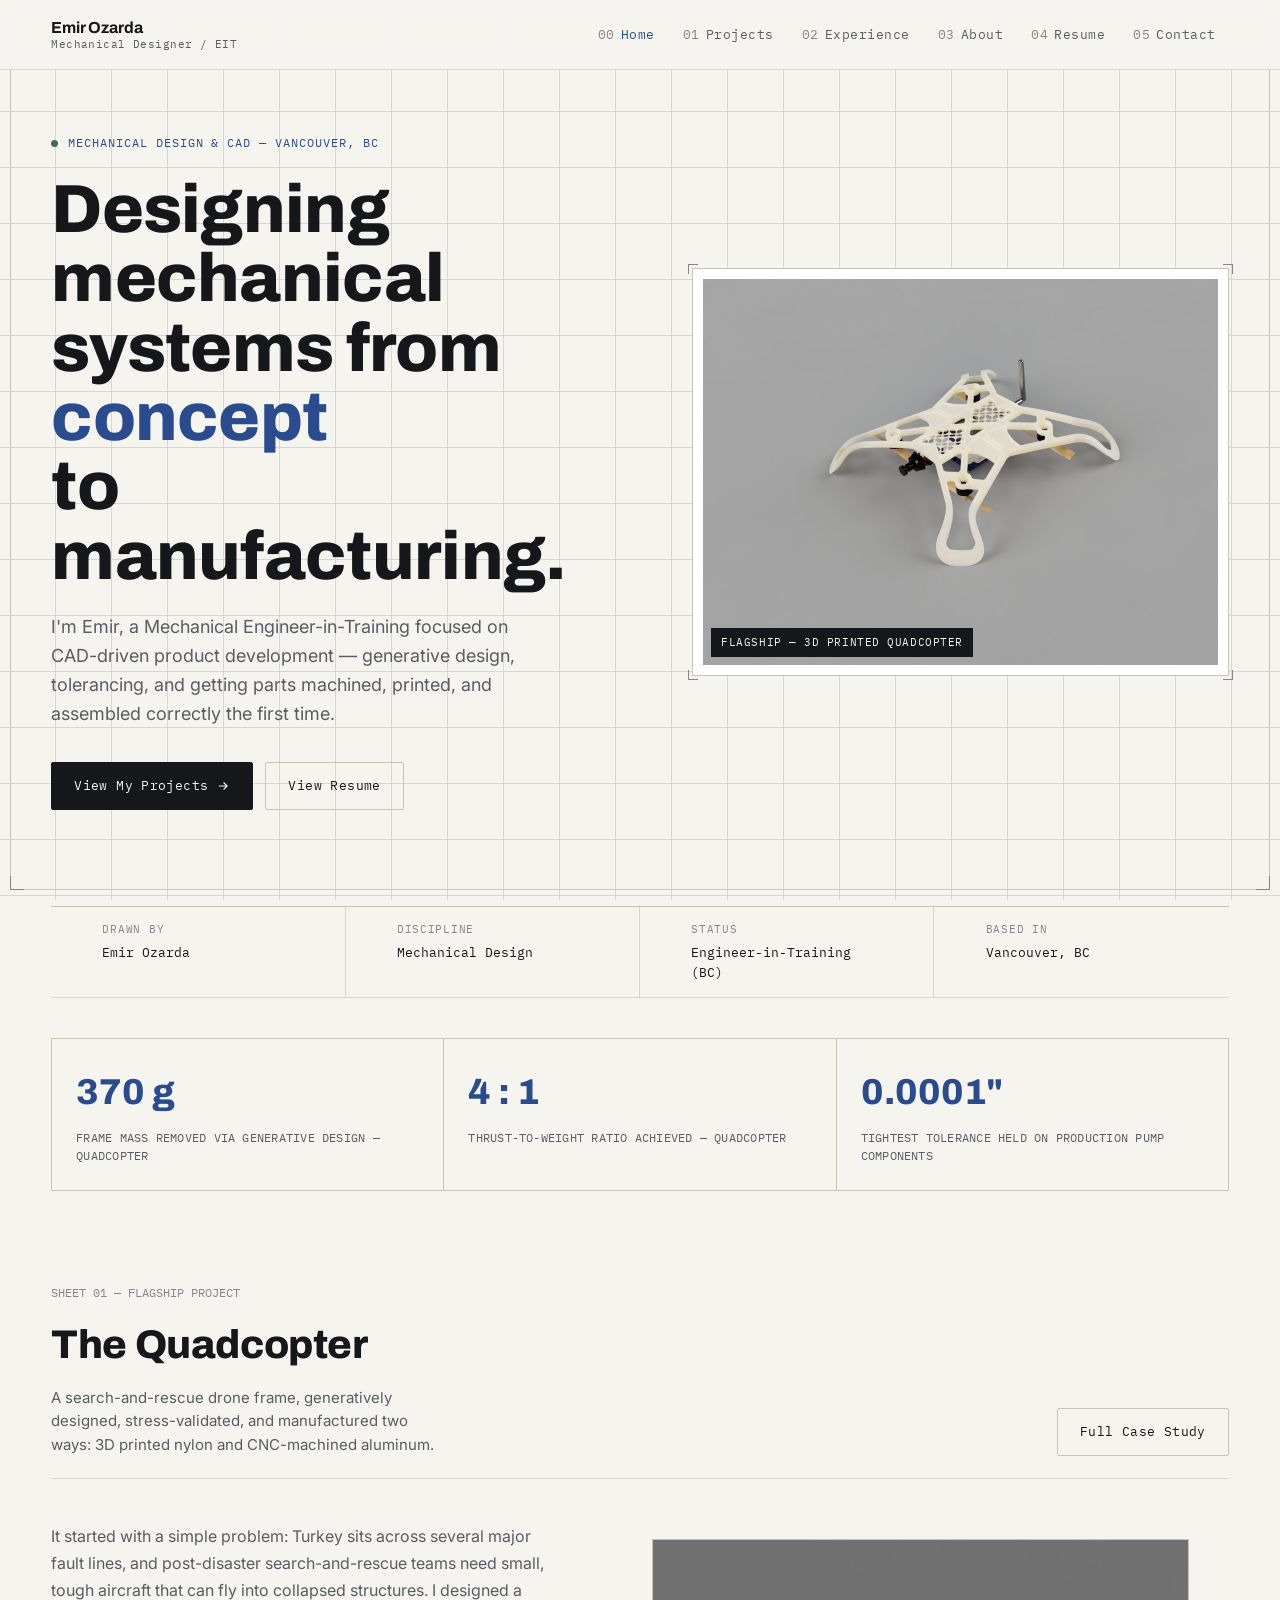
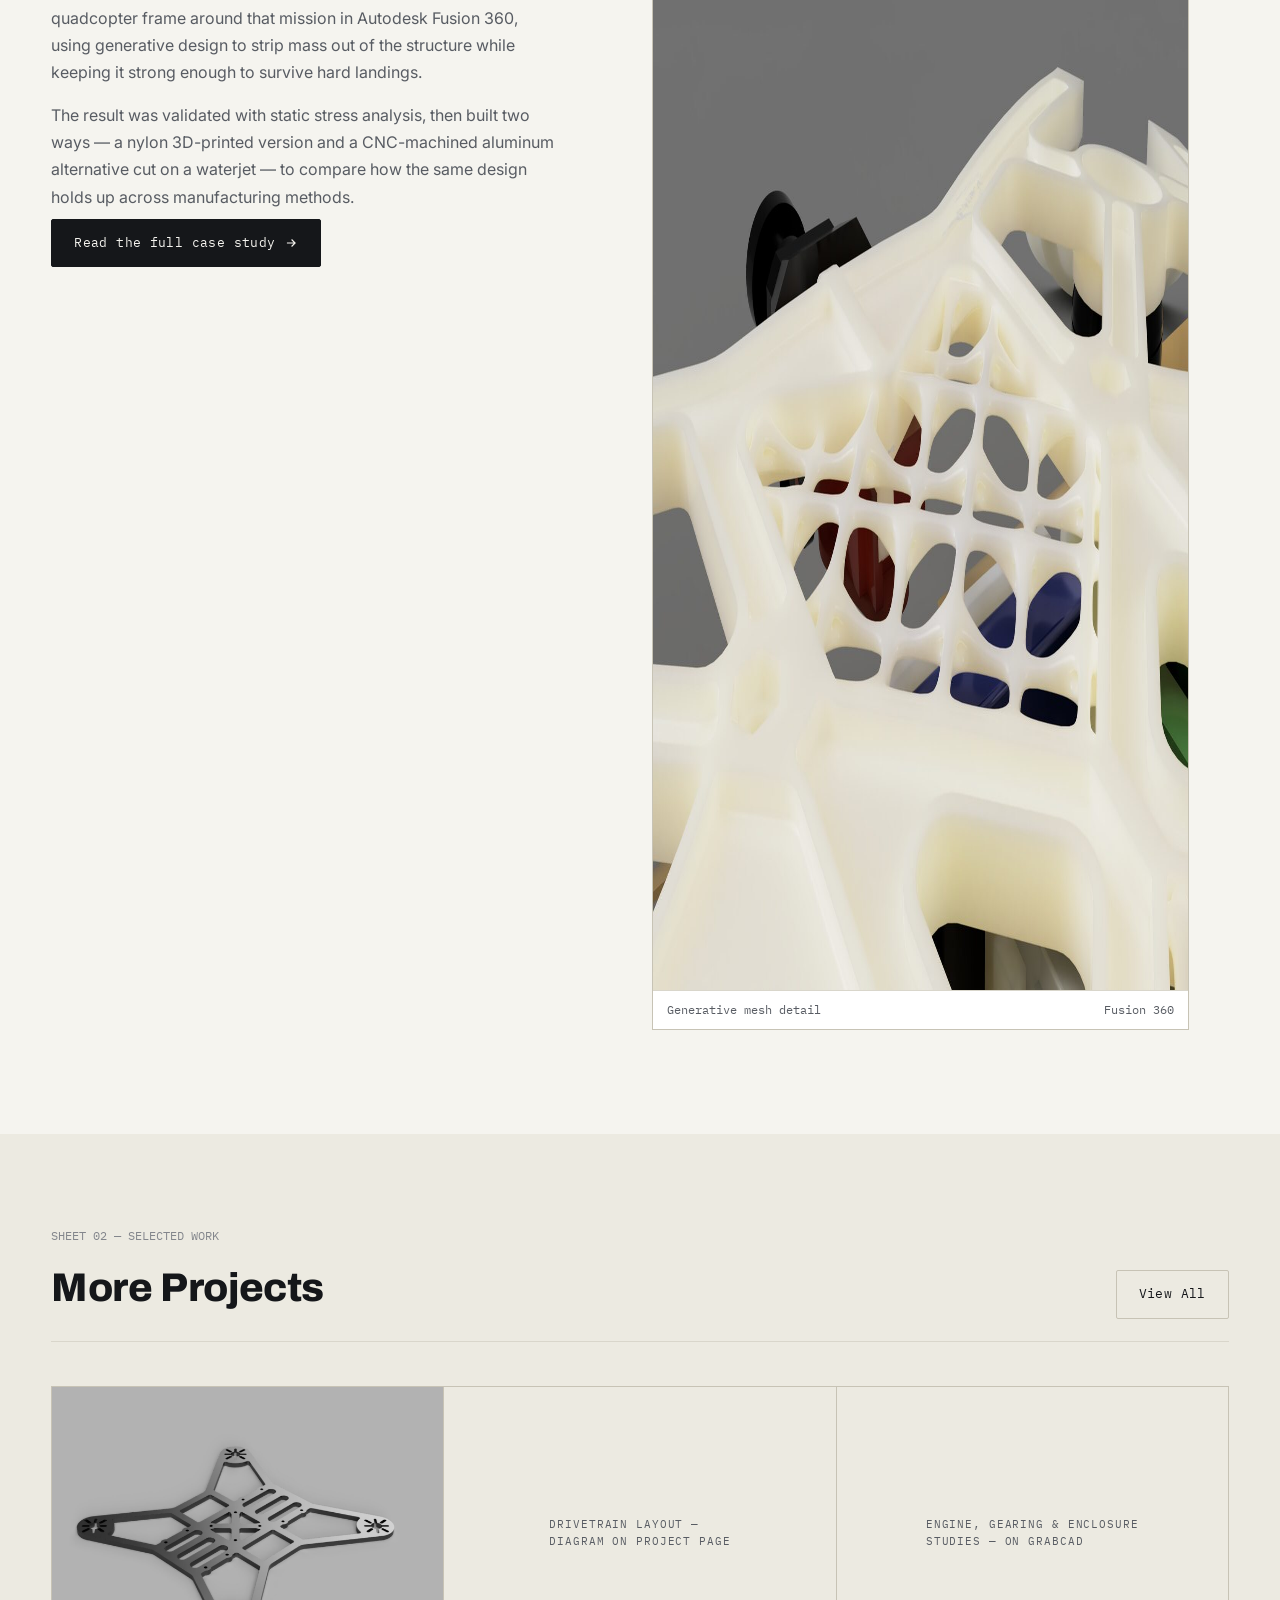
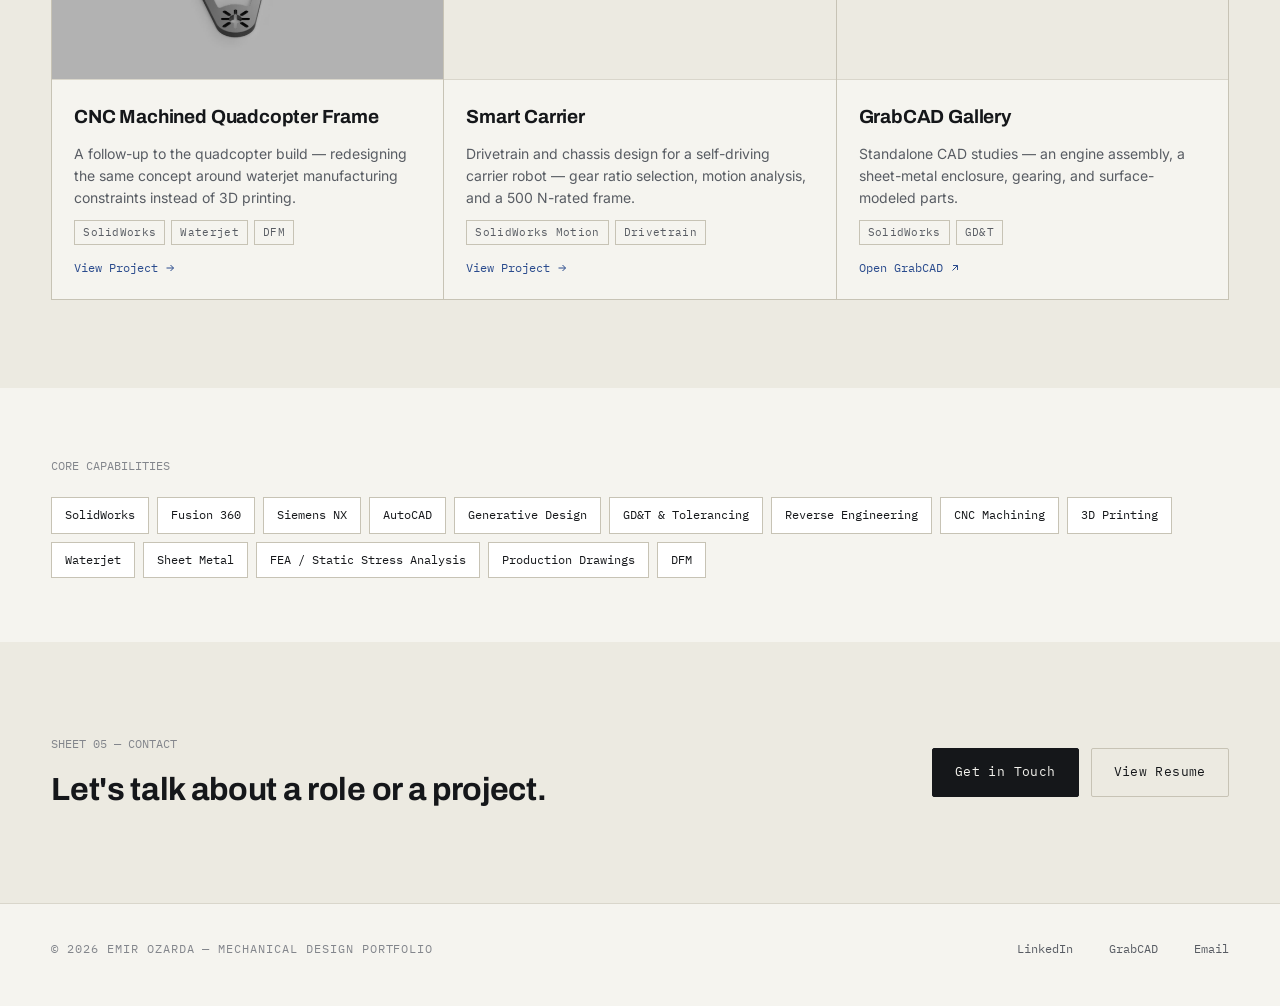
<file: index.html>
<!doctype html>
<html lang="en">
<head>
<meta charset="UTF-8">
<meta name="viewport" content="width=device-width, initial-scale=1.0">
<title>Emir Ozarda — Mechanical Designer &amp; Engineer-in-Training</title>
<meta name="description" content="Mechanical design portfolio of Emir Ozarda, a Vancouver-based Mechanical Engineer-in-Training specializing in CAD, generative design, and manufacturing. Flagship project: a 3D printed search-and-rescue quadcopter.">
<link rel="canonical" href="https://emirozarda.com/">
<meta property="og:title" content="Emir Ozarda — Mechanical Designer & Engineer-in-Training">
<meta property="og:description" content="Mechanical design portfolio featuring CAD, generative design, and manufacturing projects — flagship: a 3D printed search-and-rescue quadcopter.">
<meta property="og:type" content="website">
<meta property="og:image" content="/images/quadcopter/hero.jpg">
<meta name="twitter:card" content="summary_large_image">
<link rel="icon" href="data:,">
<link rel="stylesheet" href="/css/style.css">
</head>
<body>
<div class="sheet-frame"><i></i></div>

<header class="site-header">
  <div class="header-row">
    <a href="/" class="brand">
      <span class="name">Emir Ozarda</span>
      <span class="role">Mechanical Designer / EIT</span>
    </a>
    <button class="nav-toggle" aria-label="Toggle navigation" aria-expanded="false">
      <svg viewBox="0 0 24 24" fill="none" stroke="currentColor" stroke-width="1.8"><line x1="3" y1="6" x2="21" y2="6"/><line x1="3" y1="12" x2="21" y2="12"/><line x1="3" y1="18" x2="21" y2="18"/></svg>
    </button>
    <nav class="main-nav">
      <a href="/" class="current"><span class="idx">00</span>Home</a>
      <a href="/projects/"><span class="idx">01</span>Projects</a>
      <a href="/experience.html"><span class="idx">02</span>Experience</a>
      <a href="/about.html"><span class="idx">03</span>About</a>
      <a href="/resume.html"><span class="idx">04</span>Resume</a>
      <a href="/contact.html"><span class="idx">05</span>Contact</a>
    </nav>
  </div>
</header>

<main>
  <!-- HERO -->
  <section class="hero" style="padding-bottom:0;">
    <div class="hero-grid">
      <div class="reveal">
        <div class="hero-eyebrow">
          <span class="dot"></span>
          <span class="label accent">Mechanical Design &amp; CAD — Vancouver, BC</span>
        </div>
        <h1>Designing mechanical<br>systems from <span>concept</span><br>to manufacturing.</h1>
        <p class="sub">I'm Emir, a Mechanical Engineer-in-Training focused on CAD-driven product development — generative design, tolerancing, and getting parts machined, printed, and assembled correctly the first time.</p>
        <div class="hero-ctas">
          <a href="/projects/" class="btn btn-primary">
            View My Projects
            <svg viewBox="0 0 24 24" fill="none" stroke="currentColor" stroke-width="2"><path d="M5 12h14M13 6l6 6-6 6"/></svg>
          </a>
          <a href="/resume.html" class="btn btn-ghost">View Resume</a>
        </div>
      </div>
      <div class="hero-visual reveal">
        <div class="frame-box">
          <div class="corner-ticks"><span></span><span></span><span></span><span></span></div>
          <img src="/images/quadcopter/hero.jpg" alt="3D printed quadcopter frame with a generative, lattice-optimized body, printed in nylon 6" width="1800" height="1350">
          <span class="tag">FLAGSHIP — 3D PRINTED QUADCOPTER</span>
        </div>
      </div>
    </div>
  </section>

  <!-- TITLE BLOCK -->
  <div class="wrap">
    <div class="title-block">
      <div class="title-block-grid">
        <div><div class="k">Drawn by</div><div class="v">Emir Ozarda</div></div>
        <div><div class="k">Discipline</div><div class="v">Mechanical Design</div></div>
        <div><div class="k">Status</div><div class="v">Engineer-in-Training (BC)</div></div>
        <div><div class="k">Based in</div><div class="v">Vancouver, BC</div></div>
      </div>
    </div>
  </div>

  <!-- STATS -->
  <div class="wrap reveal">
    <div class="dim-row">
      <div class="dim-stat">
        <div class="num">370 g</div>
        <div class="lbl">FRAME MASS REMOVED VIA GENERATIVE DESIGN — QUADCOPTER</div>
      </div>
      <div class="dim-stat">
        <div class="num">4 : 1</div>
        <div class="lbl">THRUST-TO-WEIGHT RATIO ACHIEVED — QUADCOPTER</div>
      </div>
      <div class="dim-stat">
        <div class="num">0.0001"</div>
        <div class="lbl">TIGHTEST TOLERANCE HELD ON PRODUCTION PUMP COMPONENTS</div>
      </div>
    </div>
  </div>

  <!-- FEATURED PROJECT -->
  <section>
    <div class="section-inner">
      <div class="section-head reveal">
        <div>
          <span class="section-num">SHEET 01 — FLAGSHIP PROJECT</span>
          <h2 style="margin-top:10px;">The Quadcopter</h2>
          <p class="desc" style="margin-top:10px;">A search-and-rescue drone frame, generatively designed, stress-validated, and manufactured two ways: 3D printed nylon and CNC-machined aluminum.</p>
        </div>
        <a href="/projects/quadcopter.html" class="btn btn-ghost">Full Case Study</a>
      </div>

      <div class="two-col reveal">
        <div class="prose">
          <p>It started with a simple problem: Turkey sits across several major fault lines, and post-disaster search-and-rescue teams need small, tough aircraft that can fly into collapsed structures. I designed a quadcopter frame around that mission in Autodesk Fusion 360, using generative design to strip mass out of the structure while keeping it strong enough to survive hard landings.</p>
          <p>The result was validated with static stress analysis, then built two ways — a nylon 3D-printed version and a CNC-machined aluminum alternative cut on a waterjet — to compare how the same design holds up across manufacturing methods.</p>
          <a href="/projects/quadcopter.html" class="btn btn-primary" style="margin-top:8px;">Read the full case study
            <svg viewBox="0 0 24 24" fill="none" stroke="currentColor" stroke-width="2"><path d="M5 12h14M13 6l6 6-6 6"/></svg>
          </a>
        </div>
        <figure class="figure">
          <img src="/images/quadcopter/mesh-frame.jpg" alt="Generative-type mesh structure on the quadcopter frame, designed to enhance stability while limiting weight" width="1400" height="1050">
          <figcaption><span>Generative mesh detail</span><span>Fusion 360</span></figcaption>
        </figure>
      </div>
    </div>
  </section>

  <!-- OTHER PROJECTS -->
  <section class="alt-bg">
    <div class="section-inner">
      <div class="section-head reveal">
        <div>
          <span class="section-num">SHEET 02 — SELECTED WORK</span>
          <h2 style="margin-top:10px;">More Projects</h2>
        </div>
        <a href="/projects/" class="btn btn-ghost">View All</a>
      </div>

      <div class="project-grid reveal">
        <a href="/projects/cnc-frame.html" class="project-card">
          <div class="thumb"><img src="/images/cnc/hero.jpg" alt="CNC waterjet-machined quadcopter frame, top view" loading="lazy"></div>
          <div class="body">
            <h3>CNC Machined Quadcopter Frame</h3>
            <p>A follow-up to the quadcopter build — redesigning the same concept around waterjet manufacturing constraints instead of 3D printing.</p>
            <div class="tags"><span>SolidWorks</span><span>Waterjet</span><span>DFM</span></div>
            <span class="view">View Project <svg viewBox="0 0 24 24" fill="none" stroke="currentColor" stroke-width="2"><path d="M5 12h14M13 6l6 6-6 6"/></svg></span>
          </div>
        </a>
        <a href="/projects/smart-carrier.html" class="project-card">
          <div class="thumb" style="display:flex;align-items:center;justify-content:center;background:var(--paper-alt);">
            <span class="label" style="font-size:11px;">Drivetrain layout —<br>diagram on project page</span>
          </div>
          <div class="body">
            <h3>Smart Carrier</h3>
            <p>Drivetrain and chassis design for a self-driving carrier robot — gear ratio selection, motion analysis, and a 500&nbsp;N-rated frame.</p>
            <div class="tags"><span>SolidWorks Motion</span><span>Drivetrain</span></div>
            <span class="view">View Project <svg viewBox="0 0 24 24" fill="none" stroke="currentColor" stroke-width="2"><path d="M5 12h14M13 6l6 6-6 6"/></svg></span>
          </div>
        </a>
        <a href="https://grabcad.com/emir.ozarda-2" target="_blank" rel="noopener" class="project-card">
          <div class="thumb" style="display:flex;align-items:center;justify-content:center;background:var(--paper-alt);">
            <span class="label" style="font-size:11px;">Engine, gearing &amp; enclosure<br>studies — on GrabCAD</span>
          </div>
          <div class="body">
            <h3>GrabCAD Gallery</h3>
            <p>Standalone CAD studies — an engine assembly, a sheet-metal enclosure, gearing, and surface-modeled parts.</p>
            <div class="tags"><span>SolidWorks</span><span>GD&amp;T</span></div>
            <span class="view">Open GrabCAD <svg viewBox="0 0 24 24" fill="none" stroke="currentColor" stroke-width="2"><path d="M7 17L17 7M17 7H8M17 7v9"/></svg></span>
          </div>
        </a>
      </div>
    </div>
  </section>

  <!-- SKILLS STRIP -->
  <section style="padding-top:64px; padding-bottom:64px;">
    <div class="section-inner reveal">
      <span class="section-num">CORE CAPABILITIES</span>
      <div class="skills-tags" style="margin-top:20px;">
        <span>SolidWorks</span><span>Fusion 360</span><span>Siemens NX</span><span>AutoCAD</span>
        <span>Generative Design</span><span>GD&amp;T &amp; Tolerancing</span><span>Reverse Engineering</span>
        <span>CNC Machining</span><span>3D Printing</span><span>Waterjet</span><span>Sheet Metal</span>
        <span>FEA / Static Stress Analysis</span><span>Production Drawings</span><span>DFM</span>
      </div>
    </div>
  </section>

  <!-- CTA -->
  <section class="alt-bg" style="text-align:left;">
    <div class="section-inner reveal" style="display:flex; justify-content:space-between; align-items:center; flex-wrap:wrap; gap:24px;">
      <div>
        <span class="section-num">SHEET 05 — CONTACT</span>
        <h2 style="margin-top:10px; font-size:clamp(24px,3vw,32px);">Let's talk about a role or a project.</h2>
      </div>
      <div style="display:flex; gap:12px; flex-wrap:wrap;">
        <a href="/contact.html" class="btn btn-primary">Get in Touch</a>
        <a href="/resume.html" class="btn btn-ghost">View Resume</a>
      </div>
    </div>
  </section>
</main>

<footer>
  <div class="footer-row">
    <span class="label">© <span id="year"></span> Emir Ozarda — Mechanical Design Portfolio</span>
    <div class="footer-links">
      <a href="https://www.linkedin.com/in/emirozarda/" target="_blank" rel="noopener">LinkedIn</a>
      <a href="https://grabcad.com/emir.ozarda-2" target="_blank" rel="noopener">GrabCAD</a>
      <a href="mailto:emirozarda@hotmail.com">Email</a>
    </div>
  </div>
</footer>

<script src="/js/main.js"></script>
<script>document.getElementById('year').textContent = new Date().getFullYear();</script>
</body>
</html>
</file>
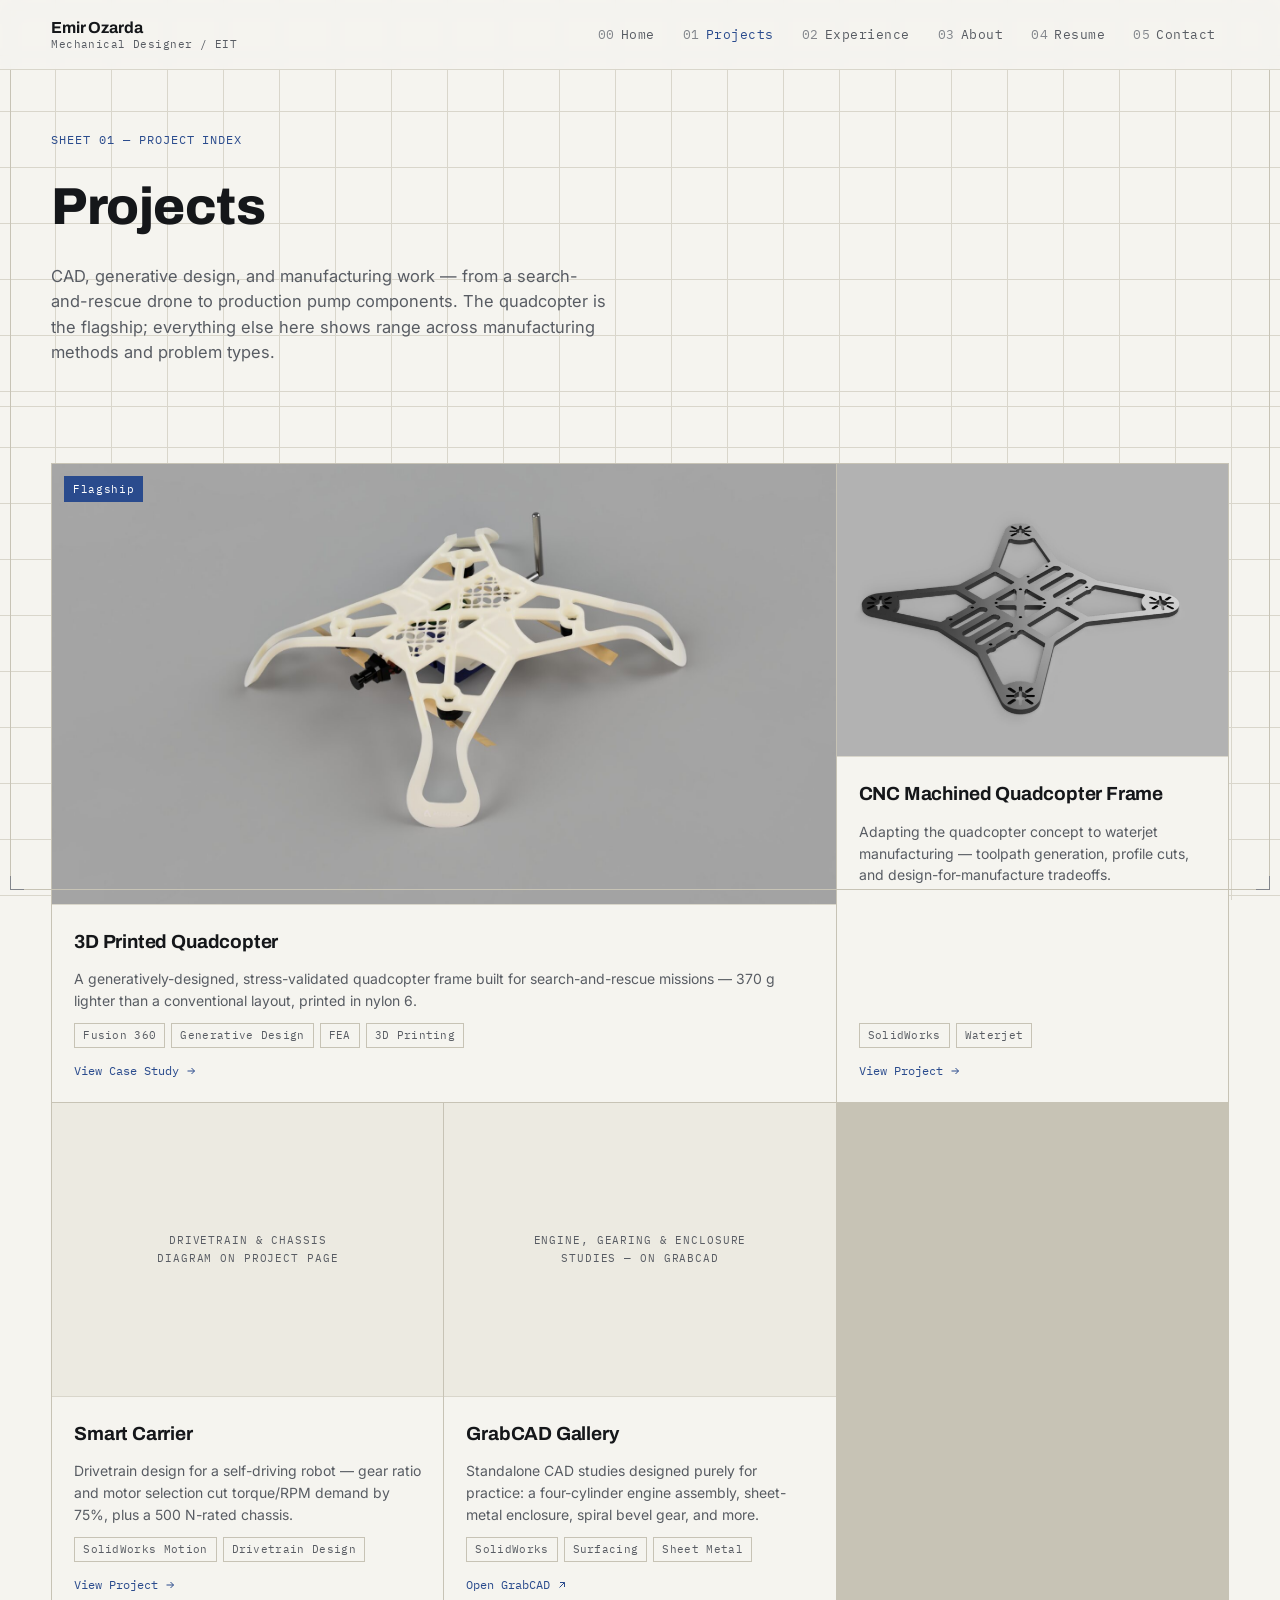
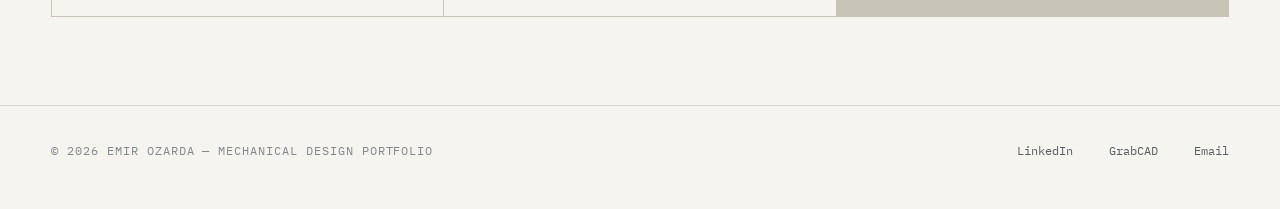
<file: projects/index.html>
<!doctype html>
<html lang="en">
<head>
<meta charset="UTF-8">
<meta name="viewport" content="width=device-width, initial-scale=1.0">
<title>Projects — Emir Ozarda | Mechanical Design Portfolio</title>
<meta name="description" content="Mechanical design and CAD projects by Emir Ozarda, including a generatively-designed search-and-rescue quadcopter, a CNC waterjet frame, and a self-driving carrier robot.">
<link rel="canonical" href="https://emirozarda.com/projects/">
<link rel="icon" href="data:,">
<link rel="stylesheet" href="/css/style.css">
</head>
<body>
<div class="sheet-frame"><i></i></div>

<header class="site-header">
  <div class="header-row">
    <a href="/" class="brand">
      <span class="name">Emir Ozarda</span>
      <span class="role">Mechanical Designer / EIT</span>
    </a>
    <button class="nav-toggle" aria-label="Toggle navigation" aria-expanded="false">
      <svg viewBox="0 0 24 24" fill="none" stroke="currentColor" stroke-width="1.8"><line x1="3" y1="6" x2="21" y2="6"/><line x1="3" y1="12" x2="21" y2="12"/><line x1="3" y1="18" x2="21" y2="18"/></svg>
    </button>
    <nav class="main-nav">
      <a href="/"><span class="idx">00</span>Home</a>
      <a href="/projects/" class="current"><span class="idx">01</span>Projects</a>
      <a href="/experience.html"><span class="idx">02</span>Experience</a>
      <a href="/about.html"><span class="idx">03</span>About</a>
      <a href="/resume.html"><span class="idx">04</span>Resume</a>
      <a href="/contact.html"><span class="idx">05</span>Contact</a>
    </nav>
  </div>
</header>

<main>
  <div class="page-hero">
    <span class="label accent">Sheet 01 — Project Index</span>
    <h1>Projects</h1>
    <p class="desc">CAD, generative design, and manufacturing work — from a search-and-rescue drone to production pump components. The quadcopter is the flagship; everything else here shows range across manufacturing methods and problem types.</p>
  </div>

  <section style="padding-top:56px;">
    <div class="section-inner">
      <div class="project-grid reveal">

        <a href="/projects/quadcopter.html" class="project-card" style="grid-column: span 2;">
          <div class="thumb" style="aspect-ratio:16/9;">
            <span class="flag">Flagship</span>
            <img src="/images/quadcopter/hero.jpg" alt="3D printed quadcopter frame, generatively designed" loading="lazy">
          </div>
          <div class="body">
            <h3>3D Printed Quadcopter</h3>
            <p>A generatively-designed, stress-validated quadcopter frame built for search-and-rescue missions — 370&nbsp;g lighter than a conventional layout, printed in nylon 6.</p>
            <div class="tags"><span>Fusion 360</span><span>Generative Design</span><span>FEA</span><span>3D Printing</span></div>
            <span class="view">View Case Study <svg viewBox="0 0 24 24" fill="none" stroke="currentColor" stroke-width="2"><path d="M5 12h14M13 6l6 6-6 6"/></svg></span>
          </div>
        </a>

        <a href="/projects/cnc-frame.html" class="project-card">
          <div class="thumb"><img src="/images/cnc/hero.jpg" alt="CNC waterjet-machined quadcopter frame" loading="lazy"></div>
          <div class="body">
            <h3>CNC Machined Quadcopter Frame</h3>
            <p>Adapting the quadcopter concept to waterjet manufacturing — toolpath generation, profile cuts, and design-for-manufacture tradeoffs.</p>
            <div class="tags"><span>SolidWorks</span><span>Waterjet</span></div>
            <span class="view">View Project <svg viewBox="0 0 24 24" fill="none" stroke="currentColor" stroke-width="2"><path d="M5 12h14M13 6l6 6-6 6"/></svg></span>
          </div>
        </a>

        <a href="/projects/smart-carrier.html" class="project-card">
          <div class="thumb" style="display:flex;align-items:center;justify-content:center;background:var(--paper-alt);">
            <span class="label" style="font-size:11px;text-align:center;">Drivetrain &amp; chassis<br>diagram on project page</span>
          </div>
          <div class="body">
            <h3>Smart Carrier</h3>
            <p>Drivetrain design for a self-driving robot — gear ratio and motor selection cut torque/RPM demand by 75%, plus a 500&nbsp;N-rated chassis.</p>
            <div class="tags"><span>SolidWorks Motion</span><span>Drivetrain Design</span></div>
            <span class="view">View Project <svg viewBox="0 0 24 24" fill="none" stroke="currentColor" stroke-width="2"><path d="M5 12h14M13 6l6 6-6 6"/></svg></span>
          </div>
        </a>

        <a href="https://grabcad.com/emir.ozarda-2" target="_blank" rel="noopener" class="project-card">
          <div class="thumb" style="display:flex;align-items:center;justify-content:center;background:var(--paper-alt);">
            <span class="label" style="font-size:11px;text-align:center;">Engine, gearing &amp; enclosure<br>studies — on GrabCAD</span>
          </div>
          <div class="body">
            <h3>GrabCAD Gallery</h3>
            <p>Standalone CAD studies designed purely for practice: a four-cylinder engine assembly, sheet-metal enclosure, spiral bevel gear, and more.</p>
            <div class="tags"><span>SolidWorks</span><span>Surfacing</span><span>Sheet Metal</span></div>
            <span class="view">Open GrabCAD <svg viewBox="0 0 24 24" fill="none" stroke="currentColor" stroke-width="2"><path d="M7 17L17 7M17 7H8M17 7v9"/></svg></span>
          </div>
        </a>

      </div>
    </div>
  </section>
</main>

<footer>
  <div class="footer-row">
    <span class="label">© <span id="year"></span> Emir Ozarda — Mechanical Design Portfolio</span>
    <div class="footer-links">
      <a href="https://www.linkedin.com/in/emir-ozarda-8288ab197/" target="_blank" rel="noopener">LinkedIn</a>
      <a href="https://grabcad.com/emir.ozarda-2" target="_blank" rel="noopener">GrabCAD</a>
      <a href="mailto:emirozarda@hotmail.com">Email</a>
    </div>
  </div>
</footer>

<script src="/js/main.js"></script>
<script>document.getElementById('year').textContent = new Date().getFullYear();</script>
</body>
</html>
</file>
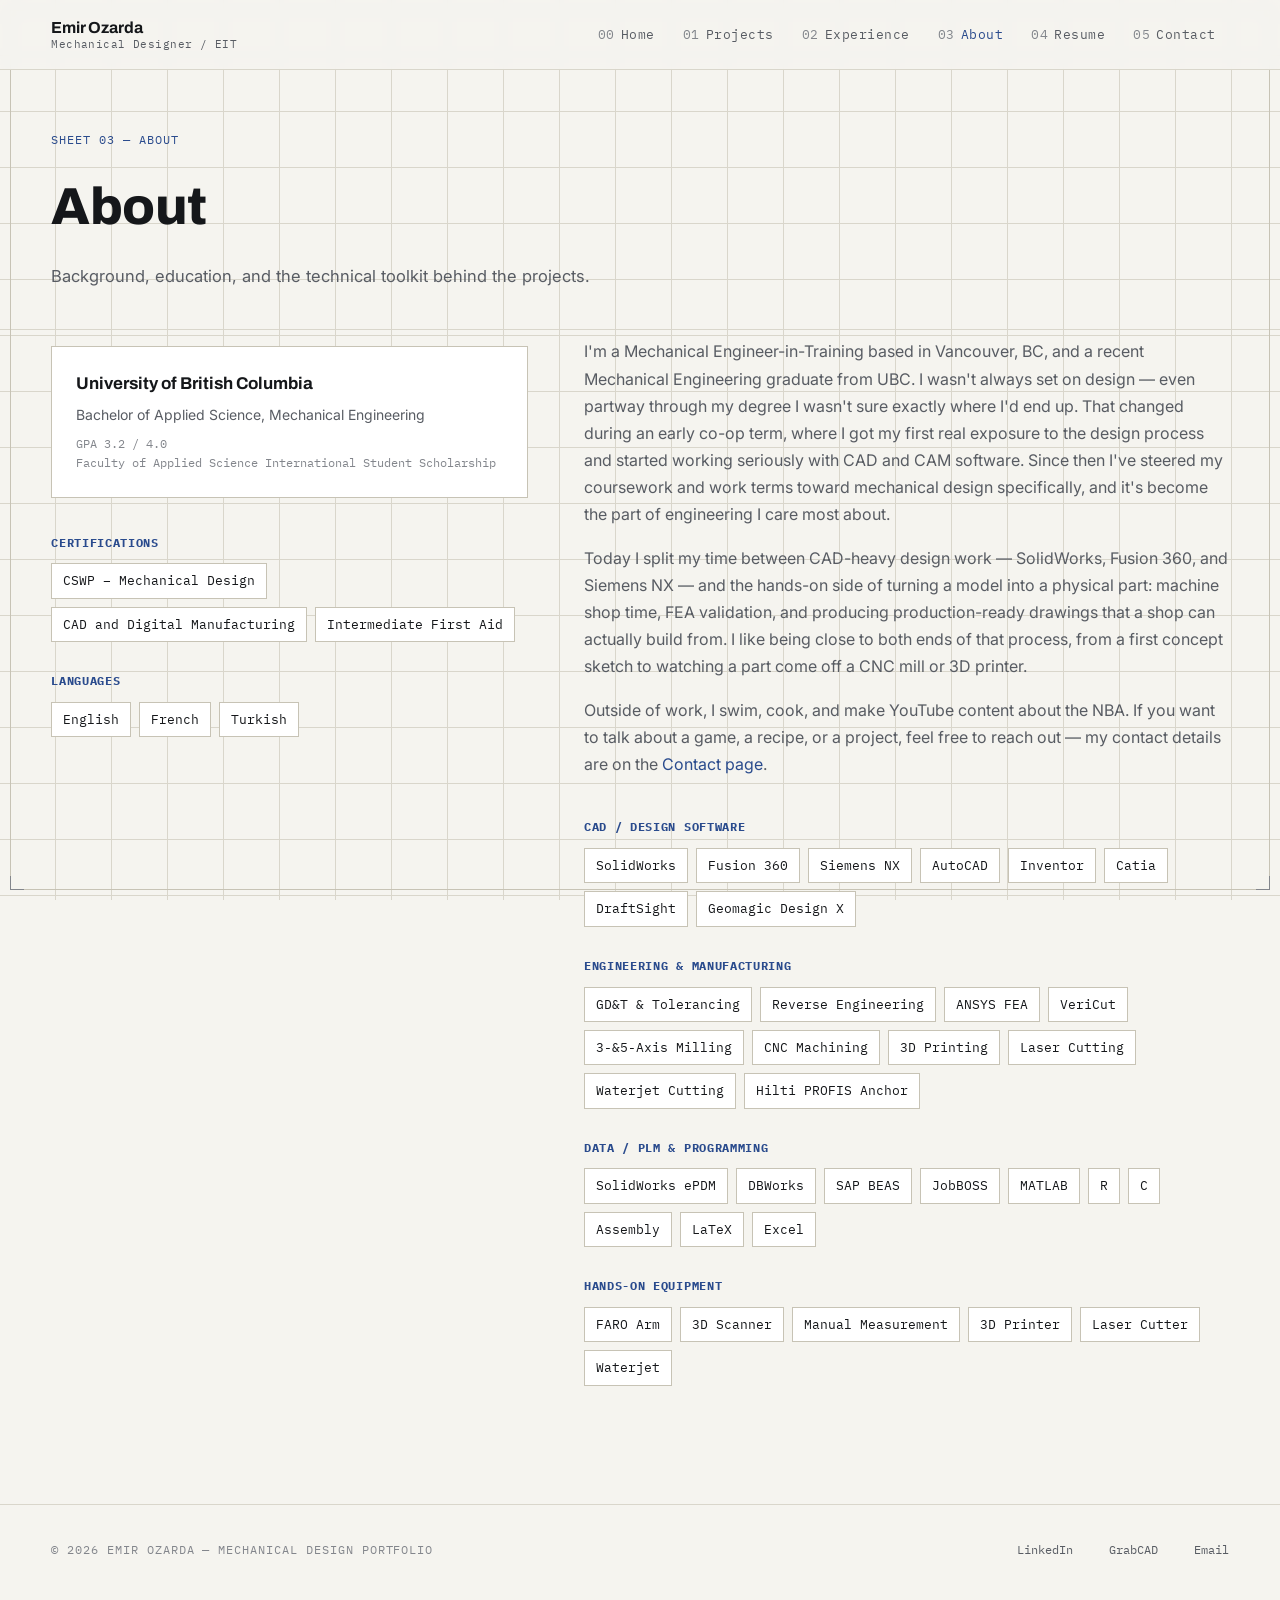
<file: about.html>
<!doctype html>
<html lang="en">
<head>
<meta charset="UTF-8">
<meta name="viewport" content="width=device-width, initial-scale=1.0">
<title>About — Emir Ozarda | Mechanical Design Portfolio</title>
<meta name="description" content="About Emir Ozarda — Mechanical Engineer-in-Training and UBC Mechanical Engineering graduate, with technical skills spanning SolidWorks, Fusion 360, Siemens NX, GD&T, and CNC/3D print manufacturing.">
<link rel="canonical" href="https://emirozarda.com/about.html">
<link rel="icon" href="data:,">
<link rel="stylesheet" href="/css/style.css">
</head>
<body>
<div class="sheet-frame"><i></i></div>

<header class="site-header">
  <div class="header-row">
    <a href="/" class="brand">
      <span class="name">Emir Ozarda</span>
      <span class="role">Mechanical Designer / EIT</span>
    </a>
    <button class="nav-toggle" aria-label="Toggle navigation" aria-expanded="false">
      <svg viewBox="0 0 24 24" fill="none" stroke="currentColor" stroke-width="1.8"><line x1="3" y1="6" x2="21" y2="6"/><line x1="3" y1="12" x2="21" y2="12"/><line x1="3" y1="18" x2="21" y2="18"/></svg>
    </button>
    <nav class="main-nav">
      <a href="/"><span class="idx">00</span>Home</a>
      <a href="/projects/"><span class="idx">01</span>Projects</a>
      <a href="/experience.html"><span class="idx">02</span>Experience</a>
      <a href="/about.html" class="current"><span class="idx">03</span>About</a>
      <a href="/resume.html"><span class="idx">04</span>Resume</a>
      <a href="/contact.html"><span class="idx">05</span>Contact</a>
    </nav>
  </div>
</header>

<main>
  <div class="page-hero">
    <span class="label accent">Sheet 03 — About</span>
    <h1>About</h1>
    <p class="desc">Background, education, and the technical toolkit behind the projects.</p>
  </div>

  <section style="padding-top:8px;">
    <div class="section-inner about-grid reveal">

      <div>
        <div class="edu-card">
          <div class="school">University of British Columbia</div>
          <div class="deg">Bachelor of Applied Science, Mechanical Engineering</div>
          <div class="meta">GPA 3.2 / 4.0<br>Faculty of Applied Science International Student Scholarship</div>
        </div>

        <div class="skill-cat" style="margin-top:36px;">
          <h4>Certifications</h4>
          <div class="items">
            <span>CSWP – Mechanical Design</span>
            <span>CAD and Digital Manufacturing</span>
            <span>Intermediate First Aid</span>
          </div>
        </div>

        <div class="skill-cat">
          <h4>Languages</h4>
          <div class="items">
            <span>English</span><span>French</span><span>Turkish</span>
          </div>
        </div>
      </div>

      <div class="prose">
        <p>I'm a Mechanical Engineer-in-Training based in Vancouver, BC, and a recent Mechanical Engineering graduate from UBC. I wasn't always set on design — even partway through my degree I wasn't sure exactly where I'd end up. That changed during an early co-op term, where I got my first real exposure to the design process and started working seriously with CAD and CAM software. Since then I've steered my coursework and work terms toward mechanical design specifically, and it's become the part of engineering I care most about.</p>
        <p>Today I split my time between CAD-heavy design work — SolidWorks, Fusion 360, and Siemens NX — and the hands-on side of turning a model into a physical part: machine shop time, FEA validation, and producing production-ready drawings that a shop can actually build from. I like being close to both ends of that process, from a first concept sketch to watching a part come off a CNC mill or 3D printer.</p>
        <p>Outside of work, I swim, cook, and make YouTube content about the NBA. If you want to talk about a game, a recipe, or a project, feel free to reach out — my contact details are on the <a href="/contact.html" style="color:var(--blueprint);">Contact page</a>.</p>

        <div class="skill-cat" style="margin-top:40px;">
          <h4>CAD / Design Software</h4>
          <div class="items">
            <span>SolidWorks</span><span>Fusion 360</span><span>Siemens NX</span><span>AutoCAD</span>
            <span>Inventor</span><span>Catia</span><span>DraftSight</span><span>Geomagic Design X</span>
          </div>
        </div>

        <div class="skill-cat">
          <h4>Engineering &amp; Manufacturing</h4>
          <div class="items">
            <span>GD&amp;T &amp; Tolerancing</span><span>Reverse Engineering</span><span>ANSYS FEA</span>
            <span>VeriCut</span><span>3-&amp;5-Axis Milling</span><span>CNC Machining</span>
            <span>3D Printing</span><span>Laser Cutting</span><span>Waterjet Cutting</span>
            <span>Hilti PROFIS Anchor</span>
          </div>
        </div>

        <div class="skill-cat">
          <h4>Data / PLM &amp; Programming</h4>
          <div class="items">
            <span>SolidWorks ePDM</span><span>DBWorks</span><span>SAP BEAS</span><span>JobBOSS</span>
            <span>MATLAB</span><span>R</span><span>C</span><span>Assembly</span><span>LaTeX</span><span>Excel</span>
          </div>
        </div>

        <div class="skill-cat">
          <h4>Hands-On Equipment</h4>
          <div class="items">
            <span>FARO Arm</span><span>3D Scanner</span><span>Manual Measurement</span>
            <span>3D Printer</span><span>Laser Cutter</span><span>Waterjet</span>
          </div>
        </div>
      </div>

    </div>
  </section>
</main>

<footer>
  <div class="footer-row">
    <span class="label">© <span id="year"></span> Emir Ozarda — Mechanical Design Portfolio</span>
    <div class="footer-links">
      <a href="https://www.linkedin.com/in/emirozarda/" target="_blank" rel="noopener">LinkedIn</a>
      <a href="https://grabcad.com/emir.ozarda-2" target="_blank" rel="noopener">GrabCAD</a>
      <a href="mailto:emirozarda@hotmail.com">Email</a>
    </div>
  </div>
</footer>

<script src="/js/main.js"></script>
<script>document.getElementById('year').textContent = new Date().getFullYear();</script>
</body>
</html>
</file>
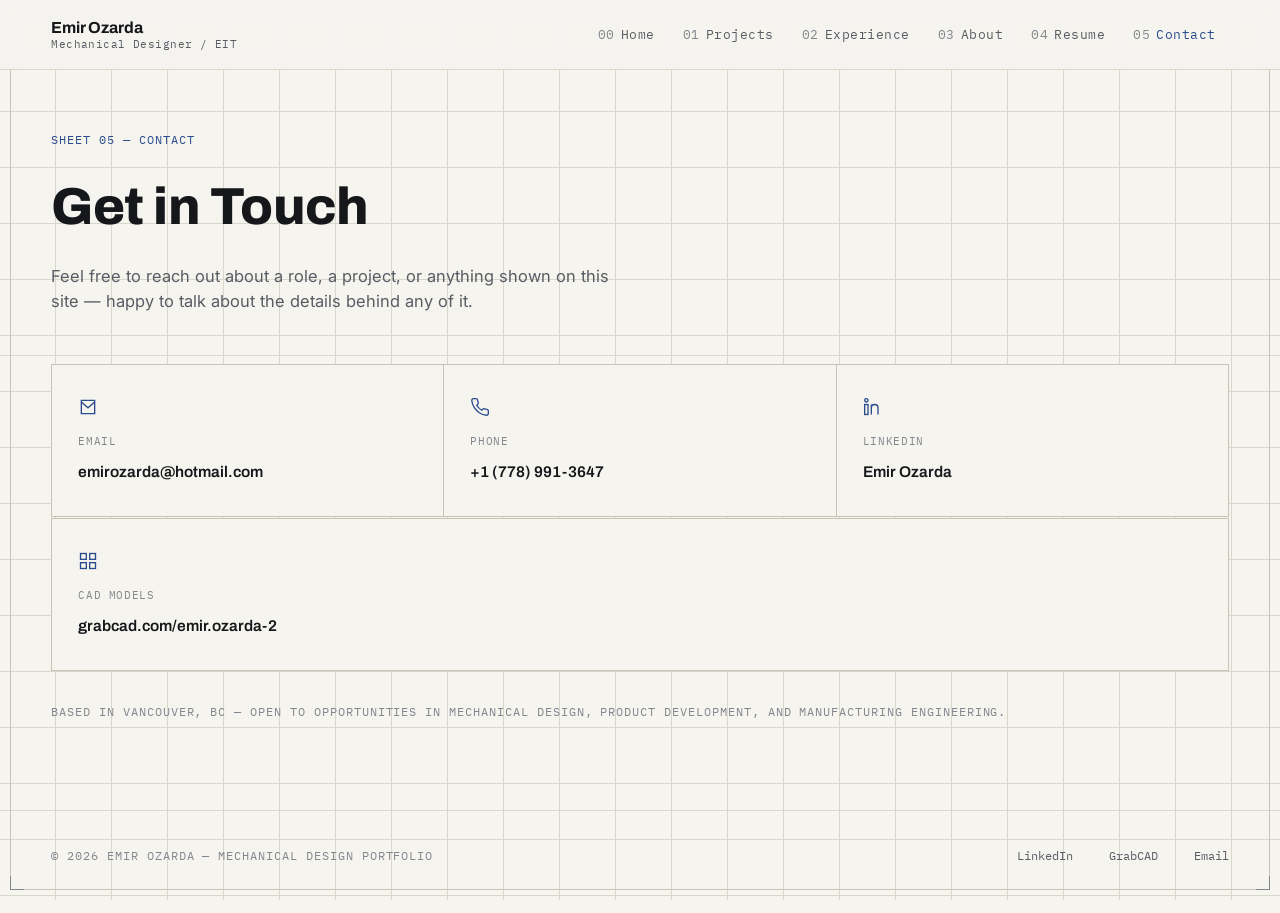
<file: contact.html>
<!doctype html>
<html lang="en">
<head>
<meta charset="UTF-8">
<meta name="viewport" content="width=device-width, initial-scale=1.0">
<title>Contact — Emir Ozarda | Mechanical Design Portfolio</title>
<meta name="description" content="Get in touch with Emir Ozarda — Mechanical Engineer-in-Training based in Vancouver, BC. Email, LinkedIn, and GrabCAD.">
<link rel="canonical" href="https://emirozarda.com/contact.html">
<link rel="icon" href="data:,">
<link rel="stylesheet" href="/css/style.css">
</head>
<body>
<div class="sheet-frame"><i></i></div>

<header class="site-header">
  <div class="header-row">
    <a href="/" class="brand">
      <span class="name">Emir Ozarda</span>
      <span class="role">Mechanical Designer / EIT</span>
    </a>
    <button class="nav-toggle" aria-label="Toggle navigation" aria-expanded="false">
      <svg viewBox="0 0 24 24" fill="none" stroke="currentColor" stroke-width="1.8"><line x1="3" y1="6" x2="21" y2="6"/><line x1="3" y1="12" x2="21" y2="12"/><line x1="3" y1="18" x2="21" y2="18"/></svg>
    </button>
    <nav class="main-nav">
      <a href="/"><span class="idx">00</span>Home</a>
      <a href="/projects/"><span class="idx">01</span>Projects</a>
      <a href="/experience.html"><span class="idx">02</span>Experience</a>
      <a href="/about.html"><span class="idx">03</span>About</a>
      <a href="/resume.html"><span class="idx">04</span>Resume</a>
      <a href="/contact.html" class="current"><span class="idx">05</span>Contact</a>
    </nav>
  </div>
</header>

<main>
  <div class="page-hero">
    <span class="label accent">Sheet 05 — Contact</span>
    <h1>Get in Touch</h1>
    <p class="desc">Feel free to reach out about a role, a project, or anything shown on this site — happy to talk about the details behind any of it.</p>
  </div>

  <section style="padding-top:8px;">
    <div class="section-inner">
      <div class="contact-grid reveal">
        <a href="mailto:emirozarda@hotmail.com" class="contact-card">
          <svg class="ic" viewBox="0 0 24 24" fill="none" stroke="currentColor" stroke-width="1.6"><path d="M4 4h16v16H4z"/><path d="M4 6l8 7 8-7"/></svg>
          <span class="k">Email</span>
          <span class="v">emirozarda@hotmail.com</span>
        </a>
        <a href="tel:+17789913647" class="contact-card">
          <svg class="ic" viewBox="0 0 24 24" fill="none" stroke="currentColor" stroke-width="1.6"><path d="M22 16.92v3a2 2 0 01-2.18 2 19.79 19.79 0 01-8.63-3.07 19.5 19.5 0 01-6-6 19.79 19.79 0 01-3.07-8.67A2 2 0 014.11 2h3a2 2 0 012 1.72c.13.96.36 1.9.68 2.81a2 2 0 01-.45 2.11L8.09 9.91a16 16 0 006 6l1.27-1.27a2 2 0 012.11-.45c.91.32 1.85.55 2.81.68A2 2 0 0122 16.92z"/></svg>
          <span class="k">Phone</span>
          <span class="v">+1 (778) 991-3647</span>
        </a>
        <a href="https://www.linkedin.com/in/emirozarda/" target="_blank" rel="noopener" class="contact-card">
          <svg class="ic" viewBox="0 0 24 24" fill="none" stroke="currentColor" stroke-width="1.6"><rect x="2" y="9" width="4" height="12"/><circle cx="4" cy="4" r="2"/><path d="M10 9v12M10 13a4 4 0 018 0v8"/></svg>
          <span class="k">LinkedIn</span>
          <span class="v">Emir Ozarda</span>
        </a>
      </div>

      <div class="reveal" style="margin-top:1px;">
        <div class="contact-grid" style="grid-template-columns:1fr;">
          <a href="https://grabcad.com/emir.ozarda-2" target="_blank" rel="noopener" class="contact-card">
            <svg class="ic" viewBox="0 0 24 24" fill="none" stroke="currentColor" stroke-width="1.6"><rect x="3" y="3" width="7" height="7"/><rect x="14" y="3" width="7" height="7"/><rect x="3" y="14" width="7" height="7"/><rect x="14" y="14" width="7" height="7"/></svg>
            <span class="k">CAD Models</span>
            <span class="v">grabcad.com/emir.ozarda-2</span>
          </a>
        </div>
      </div>

      <p class="label" style="margin-top:32px; color:var(--graphite-2);">Based in Vancouver, BC — open to opportunities in mechanical design, product development, and manufacturing engineering.</p>
    </div>
  </section>
</main>

<footer>
  <div class="footer-row">
    <span class="label">© <span id="year"></span> Emir Ozarda — Mechanical Design Portfolio</span>
    <div class="footer-links">
      <a href="https://www.linkedin.com/in/emirozarda/" target="_blank" rel="noopener">LinkedIn</a>
      <a href="https://grabcad.com/emir.ozarda-2" target="_blank" rel="noopener">GrabCAD</a>
      <a href="mailto:emirozarda@hotmail.com">Email</a>
    </div>
  </div>
</footer>

<script src="/js/main.js"></script>
<script>document.getElementById('year').textContent = new Date().getFullYear();</script>
</body>
</html>
</file>
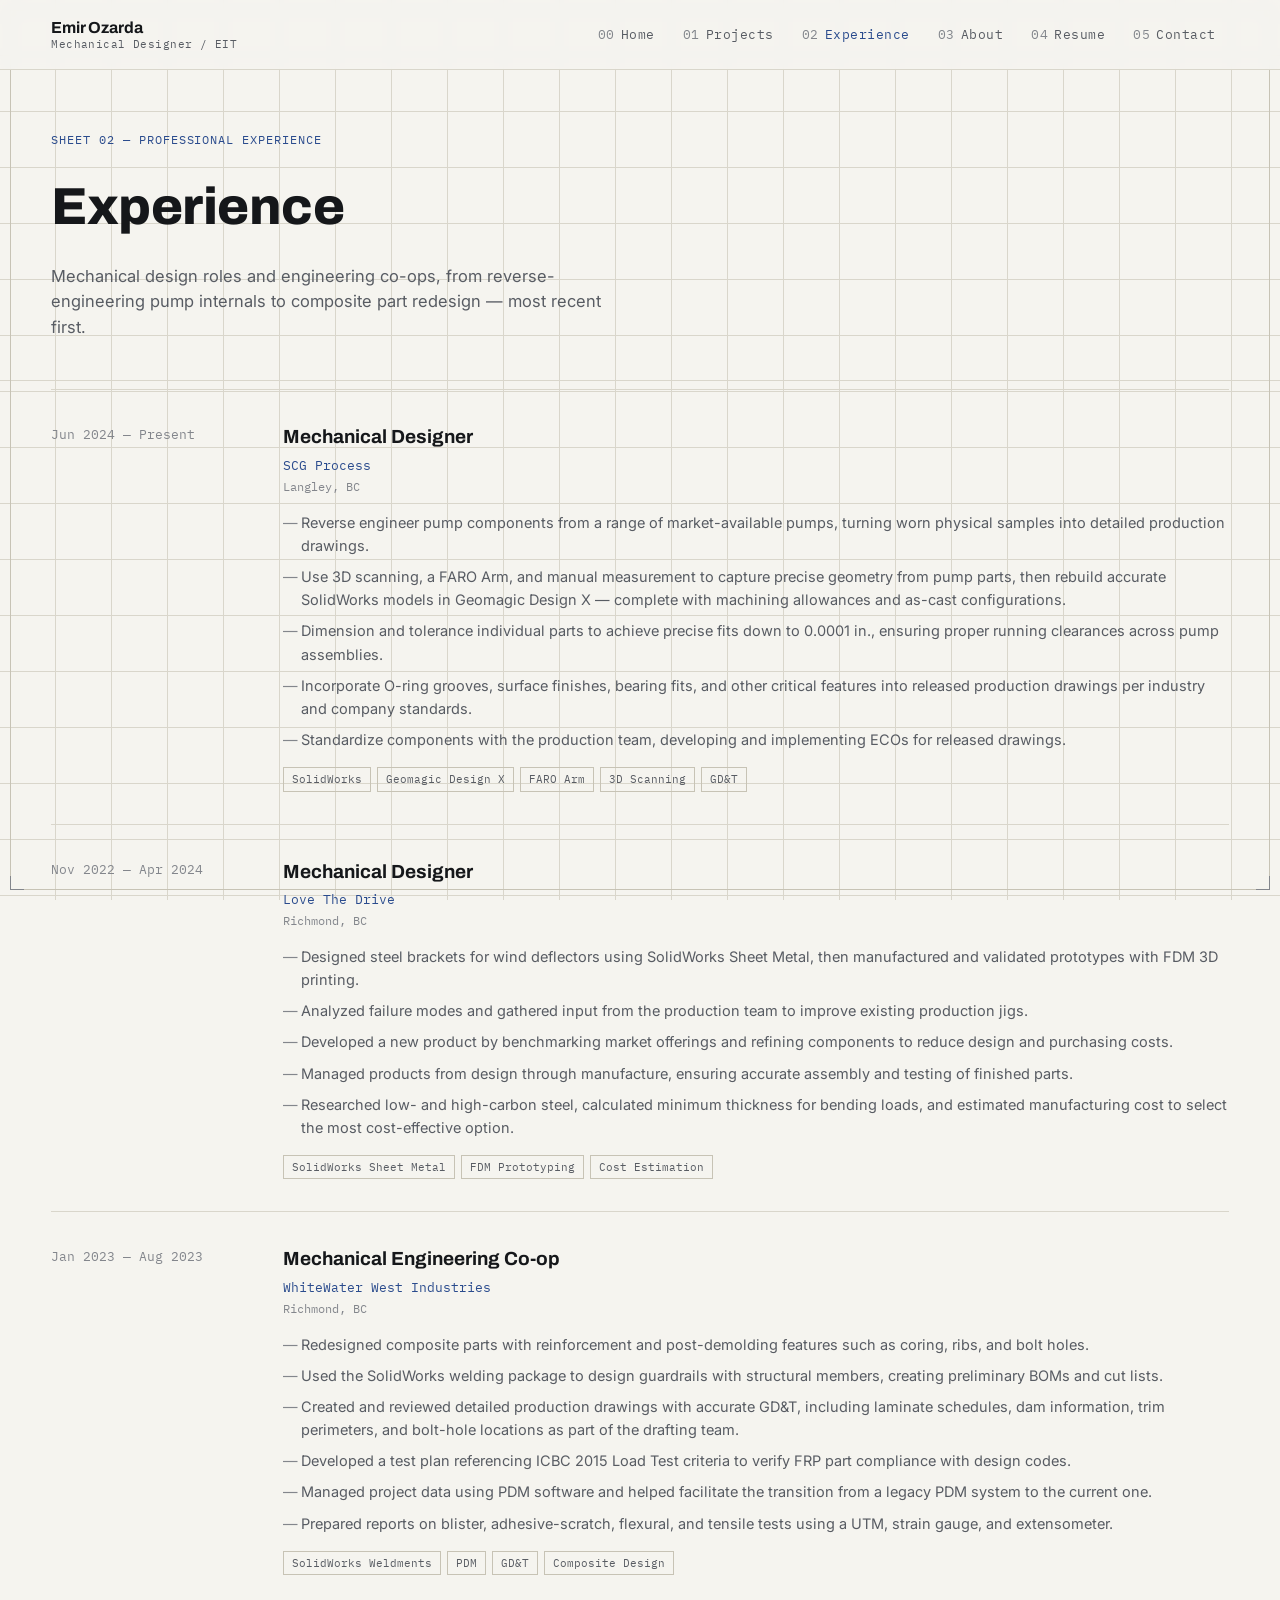
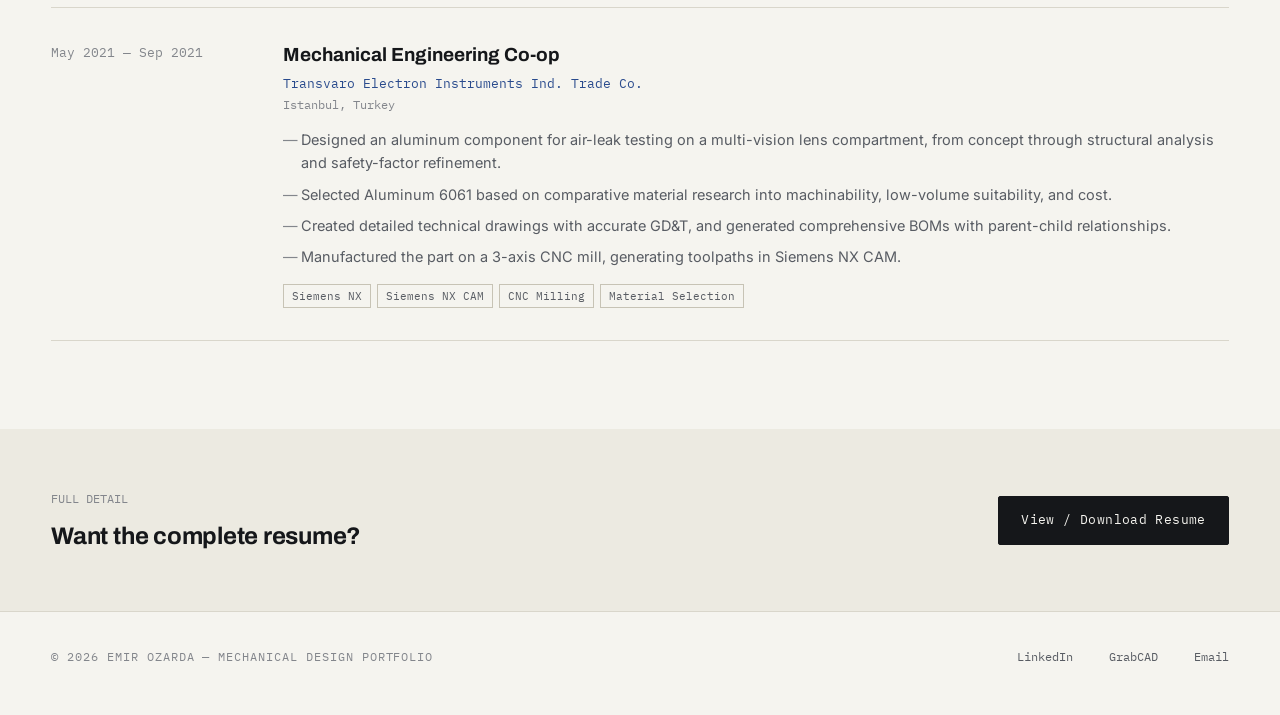
<file: experience.html>
<!doctype html>
<html lang="en">
<head>
<meta charset="UTF-8">
<meta name="viewport" content="width=device-width, initial-scale=1.0">
<title>Experience — Emir Ozarda | Mechanical Design Portfolio</title>
<meta name="description" content="Professional experience of Emir Ozarda, Mechanical Engineer-in-Training — mechanical design roles at SCG Process and Love The Drive, and co-op terms at WhiteWater West Industries and Transvaro Electron Instruments.">
<link rel="canonical" href="https://emirozarda.com/experience.html">
<link rel="icon" href="data:,">
<link rel="stylesheet" href="/css/style.css">
</head>
<body>
<div class="sheet-frame"><i></i></div>

<header class="site-header">
  <div class="header-row">
    <a href="/" class="brand">
      <span class="name">Emir Ozarda</span>
      <span class="role">Mechanical Designer / EIT</span>
    </a>
    <button class="nav-toggle" aria-label="Toggle navigation" aria-expanded="false">
      <svg viewBox="0 0 24 24" fill="none" stroke="currentColor" stroke-width="1.8"><line x1="3" y1="6" x2="21" y2="6"/><line x1="3" y1="12" x2="21" y2="12"/><line x1="3" y1="18" x2="21" y2="18"/></svg>
    </button>
    <nav class="main-nav">
      <a href="/"><span class="idx">00</span>Home</a>
      <a href="/projects/"><span class="idx">01</span>Projects</a>
      <a href="/experience.html" class="current"><span class="idx">02</span>Experience</a>
      <a href="/about.html"><span class="idx">03</span>About</a>
      <a href="/resume.html"><span class="idx">04</span>Resume</a>
      <a href="/contact.html"><span class="idx">05</span>Contact</a>
    </nav>
  </div>
</header>

<main>
  <div class="page-hero">
    <span class="label accent">Sheet 02 — Professional Experience</span>
    <h1>Experience</h1>
    <p class="desc">Mechanical design roles and engineering co-ops, from reverse-engineering pump internals to composite part redesign — most recent first.</p>
  </div>

  <section style="padding-top:8px;">
    <div class="section-inner">
      <div class="timeline reveal">

        <div class="tl-item">
          <div>
            <div class="tl-date">Jun 2024 — Present</div>
          </div>
          <div>
            <div class="tl-role">Mechanical Designer</div>
            <div class="tl-org">SCG Process</div>
            <div class="tl-loc">Langley, BC</div>
            <ul class="tl-bullets">
              <li>Reverse engineer pump components from a range of market-available pumps, turning worn physical samples into detailed production drawings.</li>
              <li>Use 3D scanning, a FARO Arm, and manual measurement to capture precise geometry from pump parts, then rebuild accurate SolidWorks models in Geomagic Design X — complete with machining allowances and as-cast configurations.</li>
              <li>Dimension and tolerance individual parts to achieve precise fits down to 0.0001 in., ensuring proper running clearances across pump assemblies.</li>
              <li>Incorporate O-ring grooves, surface finishes, bearing fits, and other critical features into released production drawings per industry and company standards.</li>
              <li>Standardize components with the production team, developing and implementing ECOs for released drawings.</li>
            </ul>
            <div class="tl-tools"><span>SolidWorks</span><span>Geomagic Design X</span><span>FARO Arm</span><span>3D Scanning</span><span>GD&amp;T</span></div>
          </div>
        </div>

        <div class="tl-item">
          <div>
            <div class="tl-date">Nov 2022 — Apr 2024</div>
          </div>
          <div>
            <div class="tl-role">Mechanical Designer</div>
            <div class="tl-org">Love The Drive</div>
            <div class="tl-loc">Richmond, BC</div>
            <ul class="tl-bullets">
              <li>Designed steel brackets for wind deflectors using SolidWorks Sheet Metal, then manufactured and validated prototypes with FDM 3D printing.</li>
              <li>Analyzed failure modes and gathered input from the production team to improve existing production jigs.</li>
              <li>Developed a new product by benchmarking market offerings and refining components to reduce design and purchasing costs.</li>
              <li>Managed products from design through manufacture, ensuring accurate assembly and testing of finished parts.</li>
              <li>Researched low- and high-carbon steel, calculated minimum thickness for bending loads, and estimated manufacturing cost to select the most cost-effective option.</li>
            </ul>
            <div class="tl-tools"><span>SolidWorks Sheet Metal</span><span>FDM Prototyping</span><span>Cost Estimation</span></div>
          </div>
        </div>

        <div class="tl-item">
          <div>
            <div class="tl-date">Jan 2023 — Aug 2023</div>
          </div>
          <div>
            <div class="tl-role">Mechanical Engineering Co-op</div>
            <div class="tl-org">WhiteWater West Industries</div>
            <div class="tl-loc">Richmond, BC</div>
            <ul class="tl-bullets">
              <li>Redesigned composite parts with reinforcement and post-demolding features such as coring, ribs, and bolt holes.</li>
              <li>Used the SolidWorks welding package to design guardrails with structural members, creating preliminary BOMs and cut lists.</li>
              <li>Created and reviewed detailed production drawings with accurate GD&amp;T, including laminate schedules, dam information, trim perimeters, and bolt-hole locations as part of the drafting team.</li>
              <li>Developed a test plan referencing ICBC 2015 Load Test criteria to verify FRP part compliance with design codes.</li>
              <li>Managed project data using PDM software and helped facilitate the transition from a legacy PDM system to the current one.</li>
              <li>Prepared reports on blister, adhesive-scratch, flexural, and tensile tests using a UTM, strain gauge, and extensometer.</li>
            </ul>
            <div class="tl-tools"><span>SolidWorks Weldments</span><span>PDM</span><span>GD&amp;T</span><span>Composite Design</span></div>
          </div>
        </div>

        <div class="tl-item">
          <div>
            <div class="tl-date">May 2021 — Sep 2021</div>
          </div>
          <div>
            <div class="tl-role">Mechanical Engineering Co-op</div>
            <div class="tl-org">Transvaro Electron Instruments Ind. Trade Co.</div>
            <div class="tl-loc">Istanbul, Turkey</div>
            <ul class="tl-bullets">
              <li>Designed an aluminum component for air-leak testing on a multi-vision lens compartment, from concept through structural analysis and safety-factor refinement.</li>
              <li>Selected Aluminum 6061 based on comparative material research into machinability, low-volume suitability, and cost.</li>
              <li>Created detailed technical drawings with accurate GD&amp;T, and generated comprehensive BOMs with parent-child relationships.</li>
              <li>Manufactured the part on a 3-axis CNC mill, generating toolpaths in Siemens NX CAM.</li>
            </ul>
            <div class="tl-tools"><span>Siemens NX</span><span>Siemens NX CAM</span><span>CNC Milling</span><span>Material Selection</span></div>
          </div>
        </div>

      </div>
    </div>
  </section>

  <section class="alt-bg reveal" style="padding-top:56px; padding-bottom:56px;">
    <div class="section-inner" style="display:flex; justify-content:space-between; align-items:center; flex-wrap:wrap; gap:20px;">
      <div>
        <span class="section-num">FULL DETAIL</span>
        <h2 style="margin-top:8px; font-size:24px;">Want the complete resume?</h2>
      </div>
      <a href="/resume.html" class="btn btn-primary">View / Download Resume</a>
    </div>
  </section>
</main>

<footer>
  <div class="footer-row">
    <span class="label">© <span id="year"></span> Emir Ozarda — Mechanical Design Portfolio</span>
    <div class="footer-links">
      <a href="https://www.linkedin.com/in/emirozarda/" target="_blank" rel="noopener">LinkedIn</a>
      <a href="https://grabcad.com/emir.ozarda-2" target="_blank" rel="noopener">GrabCAD</a>
      <a href="mailto:emirozarda@hotmail.com">Email</a>
    </div>
  </div>
</footer>

<script src="/js/main.js"></script>
<script>document.getElementById('year').textContent = new Date().getFullYear();</script>
</body>
</html>
</file>
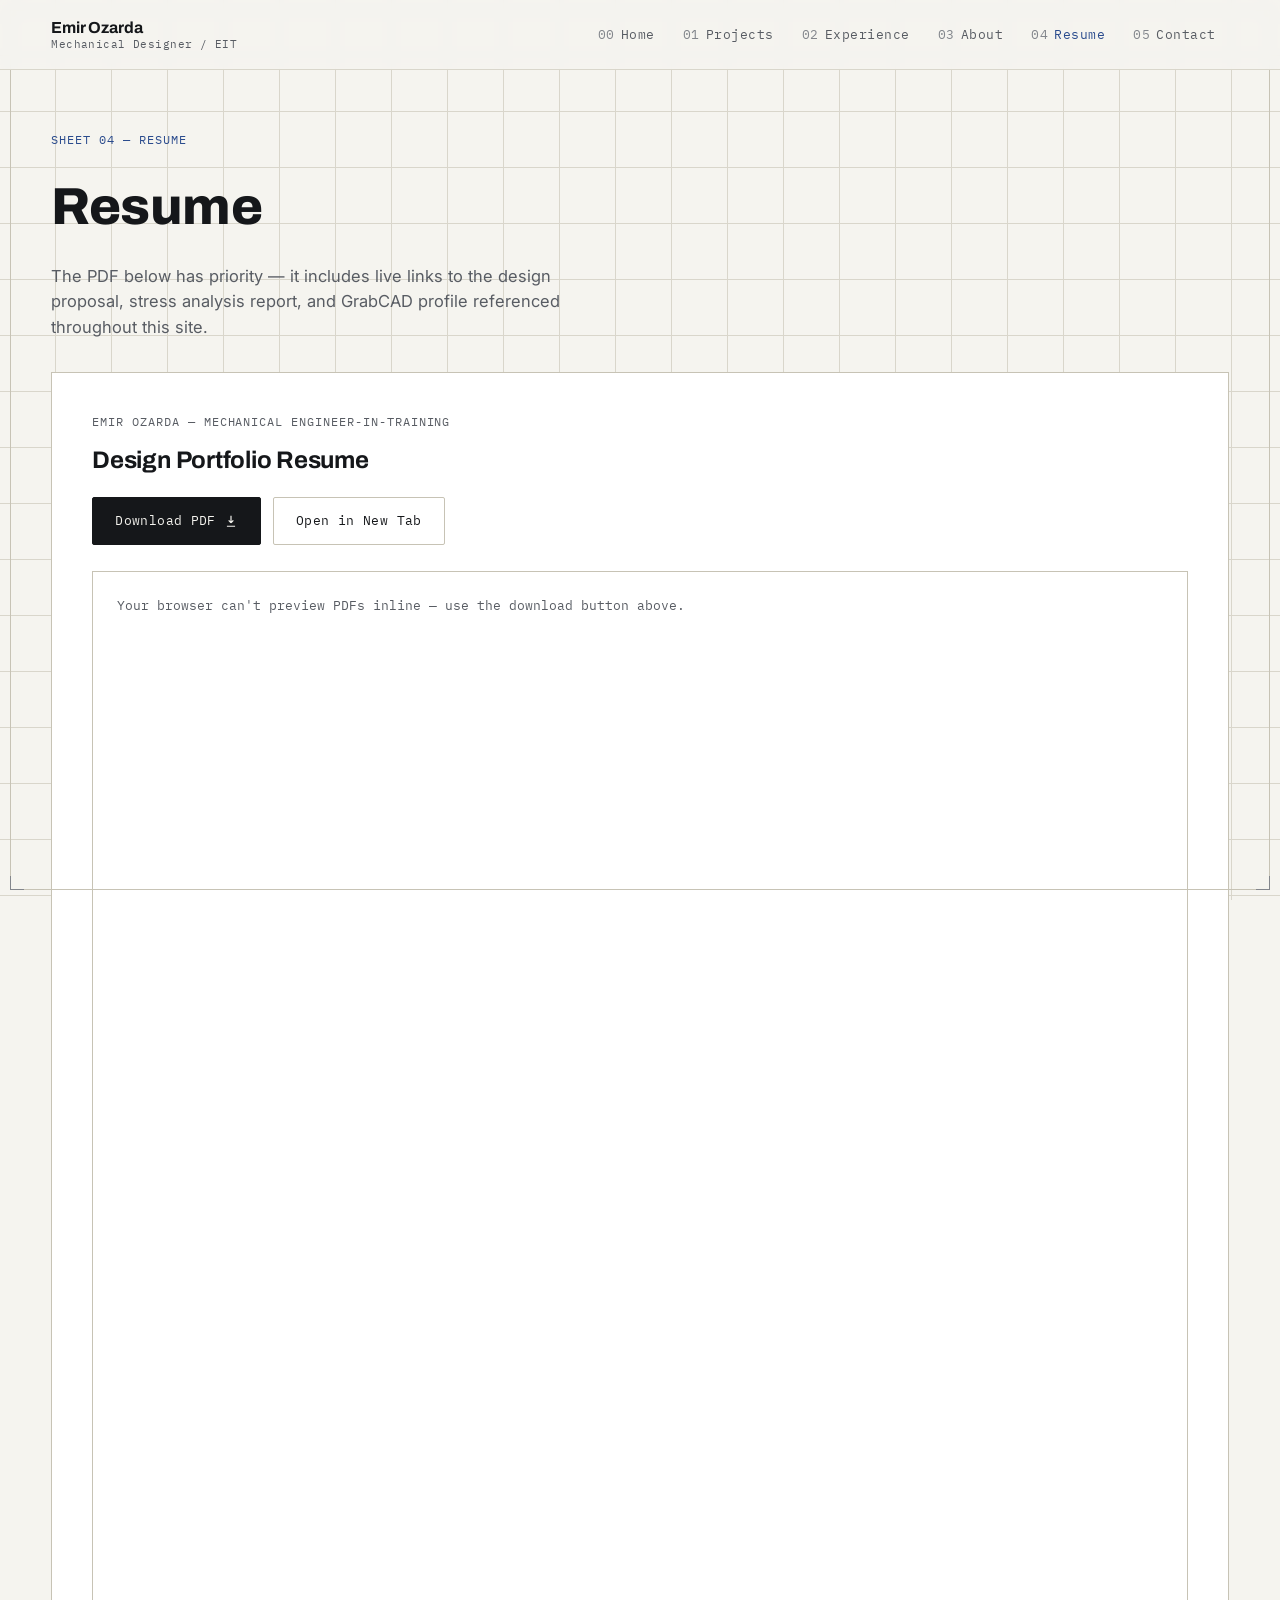
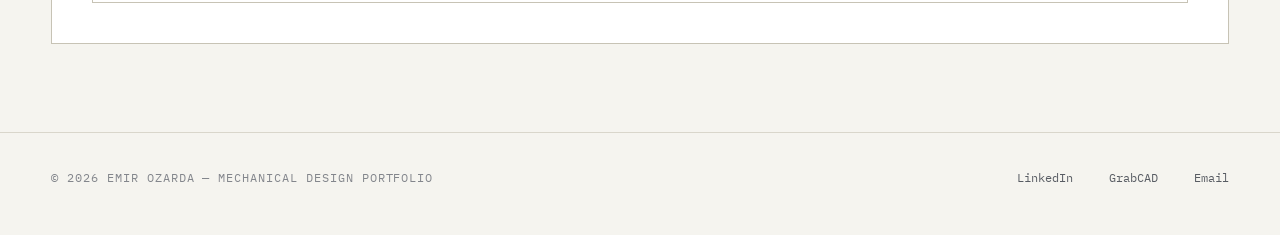
<file: resume.html>
<!doctype html>
<html lang="en">
<head>
<meta charset="UTF-8">
<meta name="viewport" content="width=device-width, initial-scale=1.0">
<title>Resume — Emir Ozarda | Mechanical Design Portfolio</title>
<meta name="description" content="View or download Emir Ozarda's resume — Mechanical Engineer-in-Training, UBC Mechanical Engineering graduate.">
<link rel="canonical" href="https://emirozarda.com/resume.html">
<link rel="icon" href="data:,">
<link rel="stylesheet" href="/css/style.css">
</head>
<body>
<div class="sheet-frame"><i></i></div>

<header class="site-header">
  <div class="header-row">
    <a href="/" class="brand">
      <span class="name">Emir Ozarda</span>
      <span class="role">Mechanical Designer / EIT</span>
    </a>
    <button class="nav-toggle" aria-label="Toggle navigation" aria-expanded="false">
      <svg viewBox="0 0 24 24" fill="none" stroke="currentColor" stroke-width="1.8"><line x1="3" y1="6" x2="21" y2="6"/><line x1="3" y1="12" x2="21" y2="12"/><line x1="3" y1="18" x2="21" y2="18"/></svg>
    </button>
    <nav class="main-nav">
      <a href="/"><span class="idx">00</span>Home</a>
      <a href="/projects/"><span class="idx">01</span>Projects</a>
      <a href="/experience.html"><span class="idx">02</span>Experience</a>
      <a href="/about.html"><span class="idx">03</span>About</a>
      <a href="/resume.html" class="current"><span class="idx">04</span>Resume</a>
      <a href="/contact.html"><span class="idx">05</span>Contact</a>
    </nav>
  </div>
</header>

<main>
  <div class="page-hero" style="border-bottom:none; padding-bottom:0;">
    <span class="label accent">Sheet 04 — Resume</span>
    <h1>Resume</h1>
    <p class="desc">The PDF below has priority — it includes live links to the design proposal, stress analysis report, and GrabCAD profile referenced throughout this site.</p>
  </div>

  <section style="padding-top:32px;">
    <div class="section-inner">
      <div class="resume-panel reveal">
        <div>
          <div class="label">EMIR OZARDA — MECHANICAL ENGINEER-IN-TRAINING</div>
          <h2 style="margin-top:10px; font-family:var(--head); font-size:24px;">Design Portfolio Resume</h2>
        </div>
        <div style="display:flex; gap:12px; flex-wrap:wrap;">
          <a href="/resume.pdf" download class="btn btn-primary">
            Download PDF
            <svg viewBox="0 0 24 24" fill="none" stroke="currentColor" stroke-width="2"><path d="M12 3v12m0 0l-4-4m4 4l4-4M5 21h14"/></svg>
          </a>
          <a href="/resume.pdf" target="_blank" rel="noopener" class="btn btn-ghost">Open in New Tab</a>
        </div>
        <object data="/resume.pdf" type="application/pdf" class="resume-embed" aria-label="Emir Ozarda resume preview">
          <p style="padding:24px; font-family:var(--mono); font-size:13px; color:var(--graphite);">Your browser can't preview PDFs inline — use the download button above.</p>
        </object>
      </div>
    </div>
  </section>
</main>

<footer>
  <div class="footer-row">
    <span class="label">© <span id="year"></span> Emir Ozarda — Mechanical Design Portfolio</span>
    <div class="footer-links">
      <a href="https://www.linkedin.com/in/emirozarda/" target="_blank" rel="noopener">LinkedIn</a>
      <a href="https://grabcad.com/emir.ozarda-2" target="_blank" rel="noopener">GrabCAD</a>
      <a href="mailto:emirozarda@hotmail.com">Email</a>
    </div>
  </div>
</footer>

<script src="/js/main.js"></script>
<script>document.getElementById('year').textContent = new Date().getFullYear();</script>
</body>
</html>
</file>
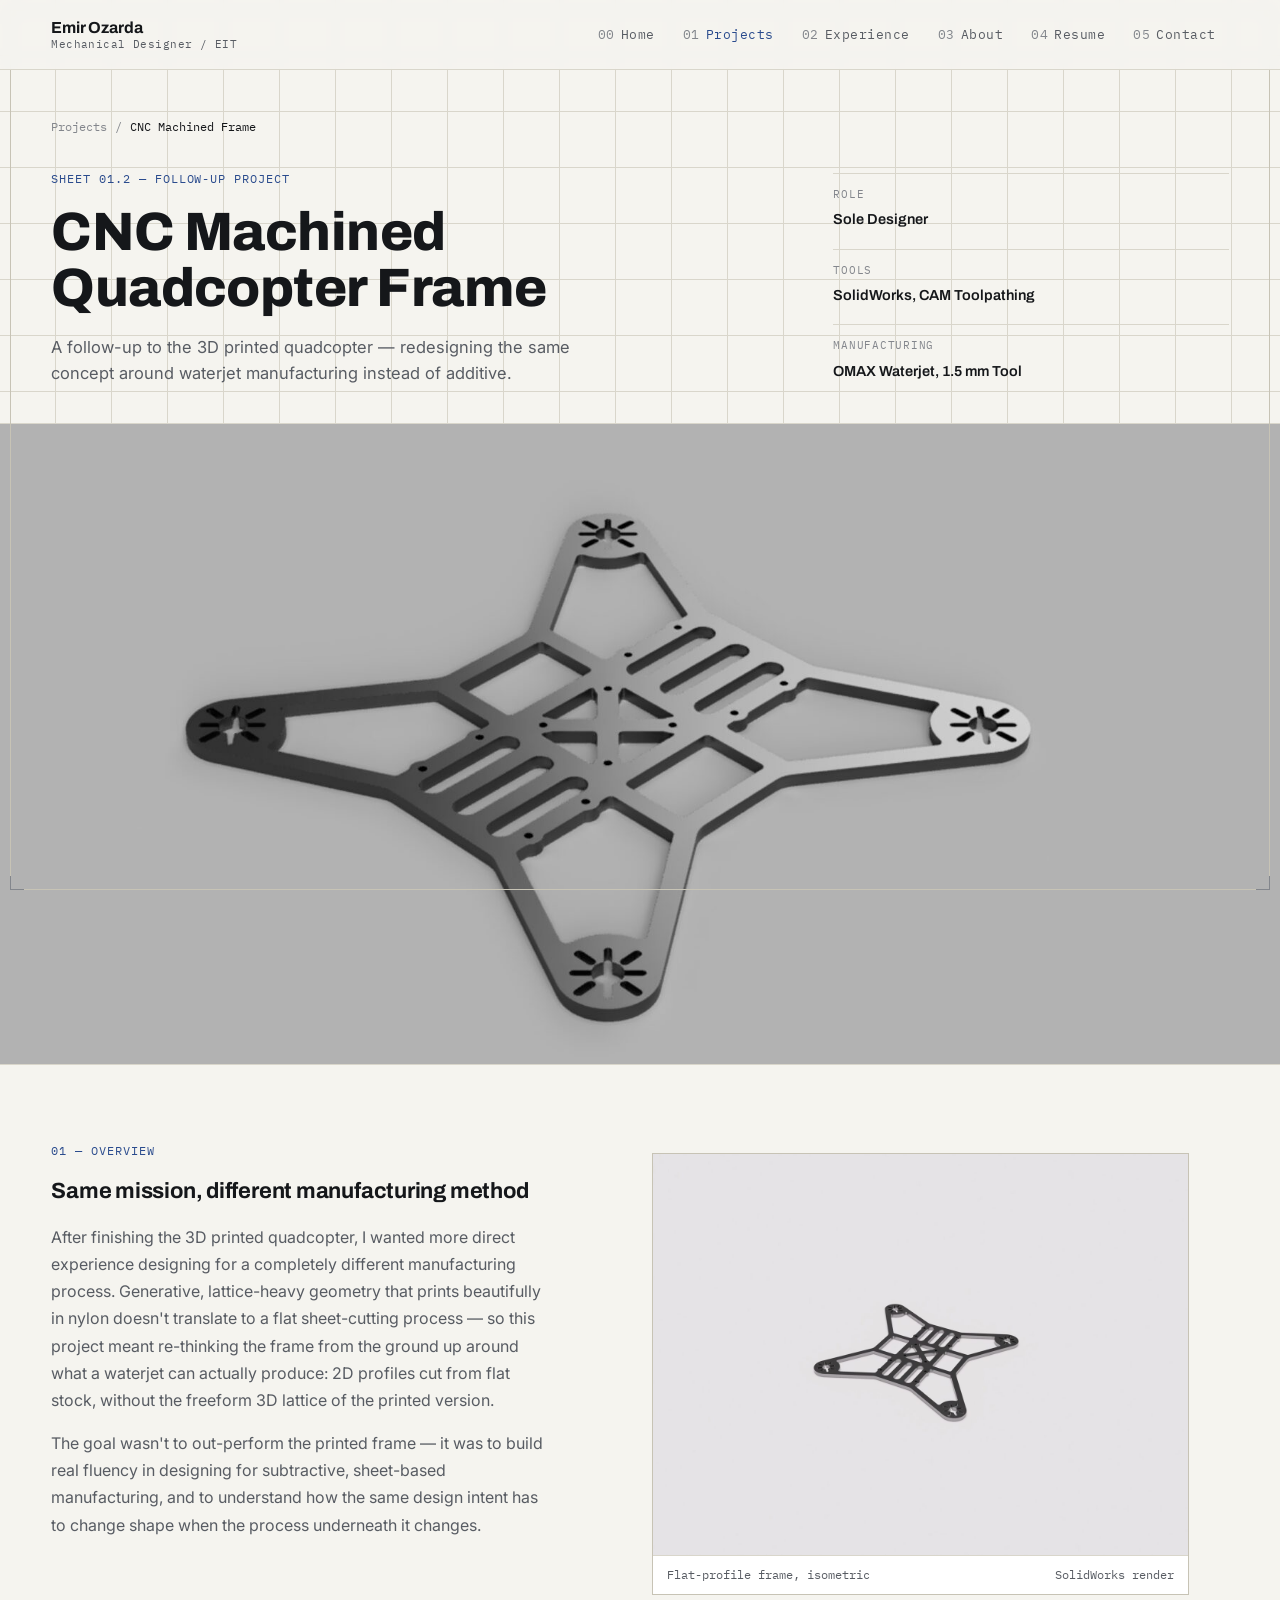
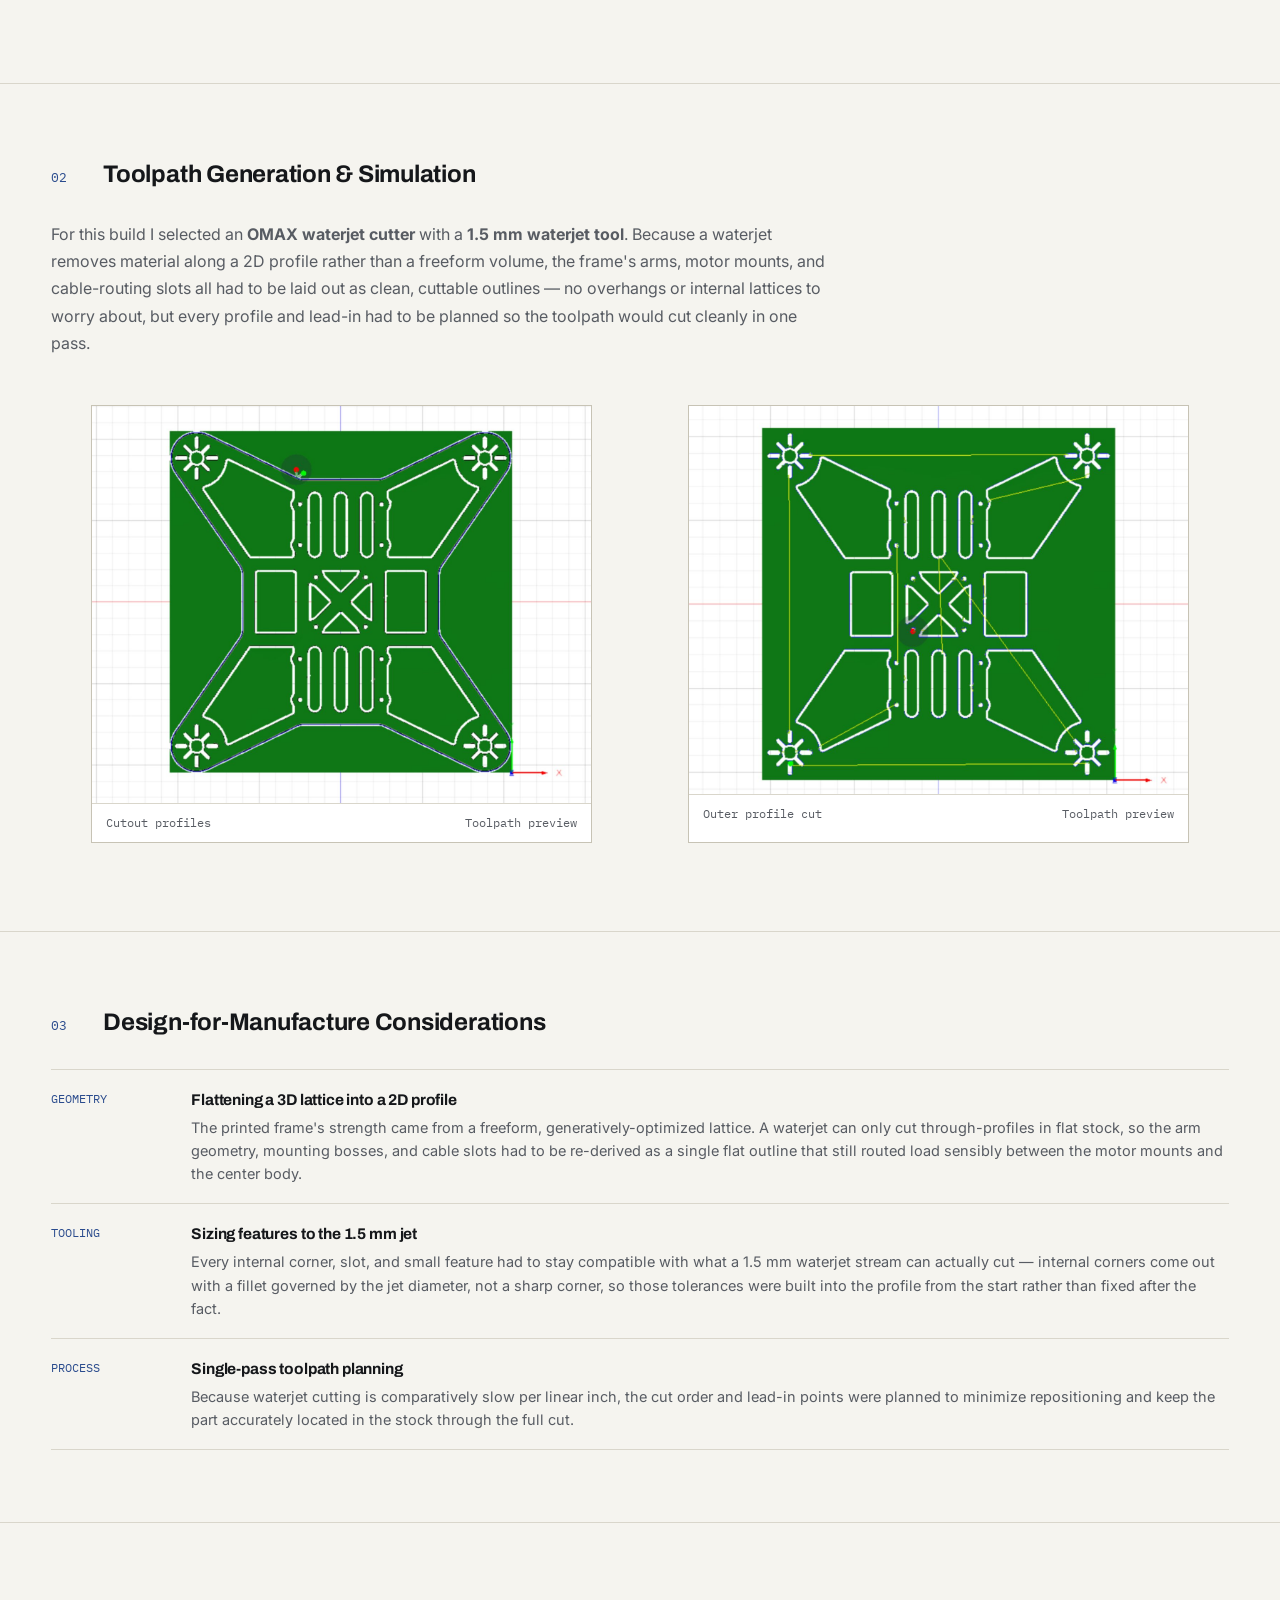
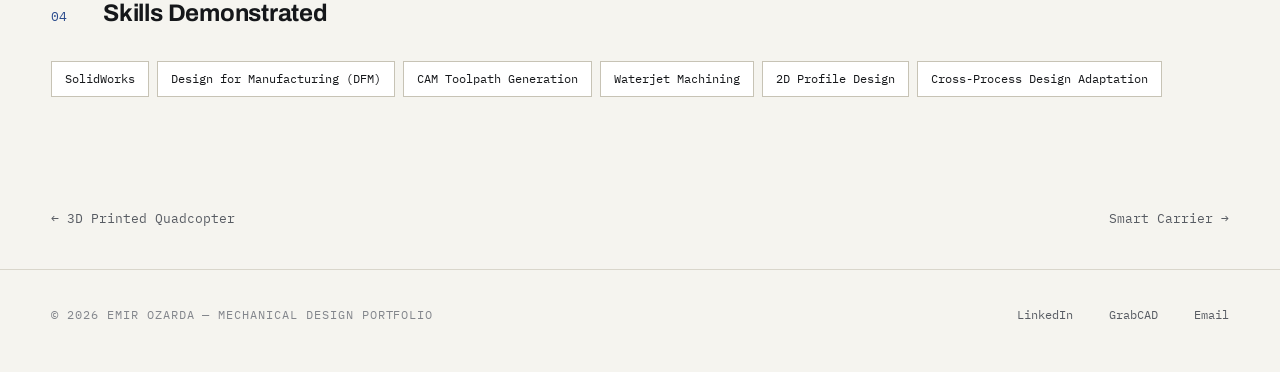
<file: projects/cnc-frame.html>
<!doctype html>
<html lang="en">
<head>
<meta charset="UTF-8">
<meta name="viewport" content="width=device-width, initial-scale=1.0">
<title>CNC Machined Quadcopter Frame — Emir Ozarda | Mechanical Design Portfolio</title>
<meta name="description" content="Case study: adapting a generatively-designed quadcopter frame for CNC waterjet manufacturing — toolpath generation, profile cuts, and design-for-manufacture tradeoffs.">
<link rel="canonical" href="https://emirozarda.com/projects/cnc-frame.html">
<meta property="og:title" content="CNC Machined Quadcopter Frame — Emir Ozarda">
<meta property="og:description" content="Adapting a quadcopter frame design for CNC waterjet manufacturing.">
<meta property="og:image" content="/images/cnc/hero.jpg">
<link rel="icon" href="data:,">
<link rel="stylesheet" href="/css/style.css">
</head>
<body>
<div class="sheet-frame"><i></i></div>

<header class="site-header">
  <div class="header-row">
    <a href="/" class="brand">
      <span class="name">Emir Ozarda</span>
      <span class="role">Mechanical Designer / EIT</span>
    </a>
    <button class="nav-toggle" aria-label="Toggle navigation" aria-expanded="false">
      <svg viewBox="0 0 24 24" fill="none" stroke="currentColor" stroke-width="1.8"><line x1="3" y1="6" x2="21" y2="6"/><line x1="3" y1="12" x2="21" y2="12"/><line x1="3" y1="18" x2="21" y2="18"/></svg>
    </button>
    <nav class="main-nav">
      <a href="/"><span class="idx">00</span>Home</a>
      <a href="/projects/" class="current"><span class="idx">01</span>Projects</a>
      <a href="/experience.html"><span class="idx">02</span>Experience</a>
      <a href="/about.html"><span class="idx">03</span>About</a>
      <a href="/resume.html"><span class="idx">04</span>Resume</a>
      <a href="/contact.html"><span class="idx">05</span>Contact</a>
    </nav>
  </div>
</header>

<main>
  <div class="case-hero">
    <div class="case-hero-top">
      <div class="breadcrumb">
        <a href="/projects/">Projects</a><span>/</span><span style="color:var(--ink);">CNC Machined Frame</span>
      </div>
      <div class="case-meta-grid">
        <div>
          <span class="label accent">Sheet 01.2 — Follow-up Project</span>
          <h1 style="margin-top:14px;">CNC Machined<br>Quadcopter Frame</h1>
          <p class="desc">A follow-up to the 3D printed quadcopter — redesigning the same concept around waterjet manufacturing instead of additive.</p>
        </div>
        <div class="case-side">
          <div class="row"><div class="k">Role</div><div class="v">Sole Designer</div></div>
          <div class="row"><div class="k">Tools</div><div class="v">SolidWorks, CAM Toolpathing</div></div>
          <div class="row"><div class="k">Manufacturing</div><div class="v">OMAX Waterjet, 1.5&nbsp;mm Tool</div></div>
        </div>
      </div>
    </div>
    <div class="case-hero-image">
      <img src="/images/cnc/hero.jpg" alt="CNC waterjet-machined quadcopter frame, top-down view of the flat cut profile" width="1800" height="1095">
    </div>
  </div>

  <!-- OVERVIEW -->
  <section class="case-block reveal">
    <div class="case-block-inner two-col">
      <div class="prose">
        <span class="label accent">01 — Overview</span>
        <h3 style="margin-top:12px; font-size:22px; font-family:var(--head);">Same mission, different manufacturing method</h3>
        <p style="margin-top:16px;">After finishing the 3D printed quadcopter, I wanted more direct experience designing for a completely different manufacturing process. Generative, lattice-heavy geometry that prints beautifully in nylon doesn't translate to a flat sheet-cutting process — so this project meant re-thinking the frame from the ground up around what a waterjet can actually produce: 2D profiles cut from flat stock, without the freeform 3D lattice of the printed version.</p>
        <p>The goal wasn't to out-perform the printed frame — it was to build real fluency in designing for subtractive, sheet-based manufacturing, and to understand how the same design intent has to change shape when the process underneath it changes.</p>
      </div>
      <figure class="figure">
        <img src="/images/cnc/frame-iso.jpg" alt="Isometric render of the CNC waterjet quadcopter frame in flat profile" loading="lazy">
        <figcaption><span>Flat-profile frame, isometric</span><span>SolidWorks render</span></figcaption>
      </figure>
    </div>
  </section>

  <!-- TOOLPATH GENERATION -->
  <section class="case-block reveal">
    <div class="case-block-inner">
      <div class="case-block-head"><span class="n">02</span><h2>Toolpath Generation &amp; Simulation</h2></div>
      <div class="prose" style="max-width:78ch;">
        <p>For this build I selected an <strong>OMAX waterjet cutter</strong> with a <strong>1.5&nbsp;mm waterjet tool</strong>. Because a waterjet removes material along a 2D profile rather than a freeform volume, the frame's arms, motor mounts, and cable-routing slots all had to be laid out as clean, cuttable outlines — no overhangs or internal lattices to worry about, but every profile and lead-in had to be planned so the toolpath would cut cleanly in one pass.</p>
      </div>
      <div class="figure-grid" style="margin-top:32px;">
        <figure class="figure">
          <img src="/images/cnc/cutouts-toolpath.jpg" alt="CAM toolpath preview showing the cutout and slot profiles for the waterjet-cut quadcopter frame" loading="lazy">
          <figcaption><span>Cutout profiles</span><span>Toolpath preview</span></figcaption>
        </figure>
        <figure class="figure">
          <img src="/images/cnc/profile-toolpath.jpg" alt="CAM toolpath preview showing the outer profile cut path for the waterjet-cut quadcopter frame" loading="lazy">
          <figcaption><span>Outer profile cut</span><span>Toolpath preview</span></figcaption>
        </figure>
      </div>
    </div>
  </section>

  <!-- ENGINEERING DECISIONS -->
  <section class="case-block reveal">
    <div class="case-block-inner">
      <div class="case-block-head"><span class="n">03</span><h2>Design-for-Manufacture Considerations</h2></div>
      <ul class="feature-list">
        <li>
          <span class="ft">GEOMETRY</span>
          <div>
            <h4>Flattening a 3D lattice into a 2D profile</h4>
            <p>The printed frame's strength came from a freeform, generatively-optimized lattice. A waterjet can only cut through-profiles in flat stock, so the arm geometry, mounting bosses, and cable slots had to be re-derived as a single flat outline that still routed load sensibly between the motor mounts and the center body.</p>
          </div>
        </li>
        <li>
          <span class="ft">TOOLING</span>
          <div>
            <h4>Sizing features to the 1.5&nbsp;mm jet</h4>
            <p>Every internal corner, slot, and small feature had to stay compatible with what a 1.5&nbsp;mm waterjet stream can actually cut — internal corners come out with a fillet governed by the jet diameter, not a sharp corner, so those tolerances were built into the profile from the start rather than fixed after the fact.</p>
          </div>
        </li>
        <li>
          <span class="ft">PROCESS</span>
          <div>
            <h4>Single-pass toolpath planning</h4>
            <p>Because waterjet cutting is comparatively slow per linear inch, the cut order and lead-in points were planned to minimize repositioning and keep the part accurately located in the stock through the full cut.</p>
          </div>
        </li>
      </ul>
    </div>
  </section>

  <!-- SKILLS -->
  <section class="case-block reveal" style="border-bottom:none;">
    <div class="case-block-inner">
      <div class="case-block-head"><span class="n">04</span><h2>Skills Demonstrated</h2></div>
      <div class="skills-tags">
        <span>SolidWorks</span><span>Design for Manufacturing (DFM)</span><span>CAM Toolpath Generation</span>
        <span>Waterjet Machining</span><span>2D Profile Design</span><span>Cross-Process Design Adaptation</span>
      </div>
    </div>
  </section>

  <div class="case-nav">
    <a href="/projects/quadcopter.html">← 3D Printed Quadcopter</a>
    <a href="/projects/smart-carrier.html">Smart Carrier →</a>
  </div>
</main>

<footer>
  <div class="footer-row">
    <span class="label">© <span id="year"></span> Emir Ozarda — Mechanical Design Portfolio</span>
    <div class="footer-links">
      <a href="https://www.linkedin.com/in/emir-ozarda-8288ab197/" target="_blank" rel="noopener">LinkedIn</a>
      <a href="https://grabcad.com/emir.ozarda-2" target="_blank" rel="noopener">GrabCAD</a>
      <a href="mailto:emirozarda@hotmail.com">Email</a>
    </div>
  </div>
</footer>

<script src="/js/main.js"></script>
<script>document.getElementById('year').textContent = new Date().getFullYear();</script>
</body>
</html>
</file>
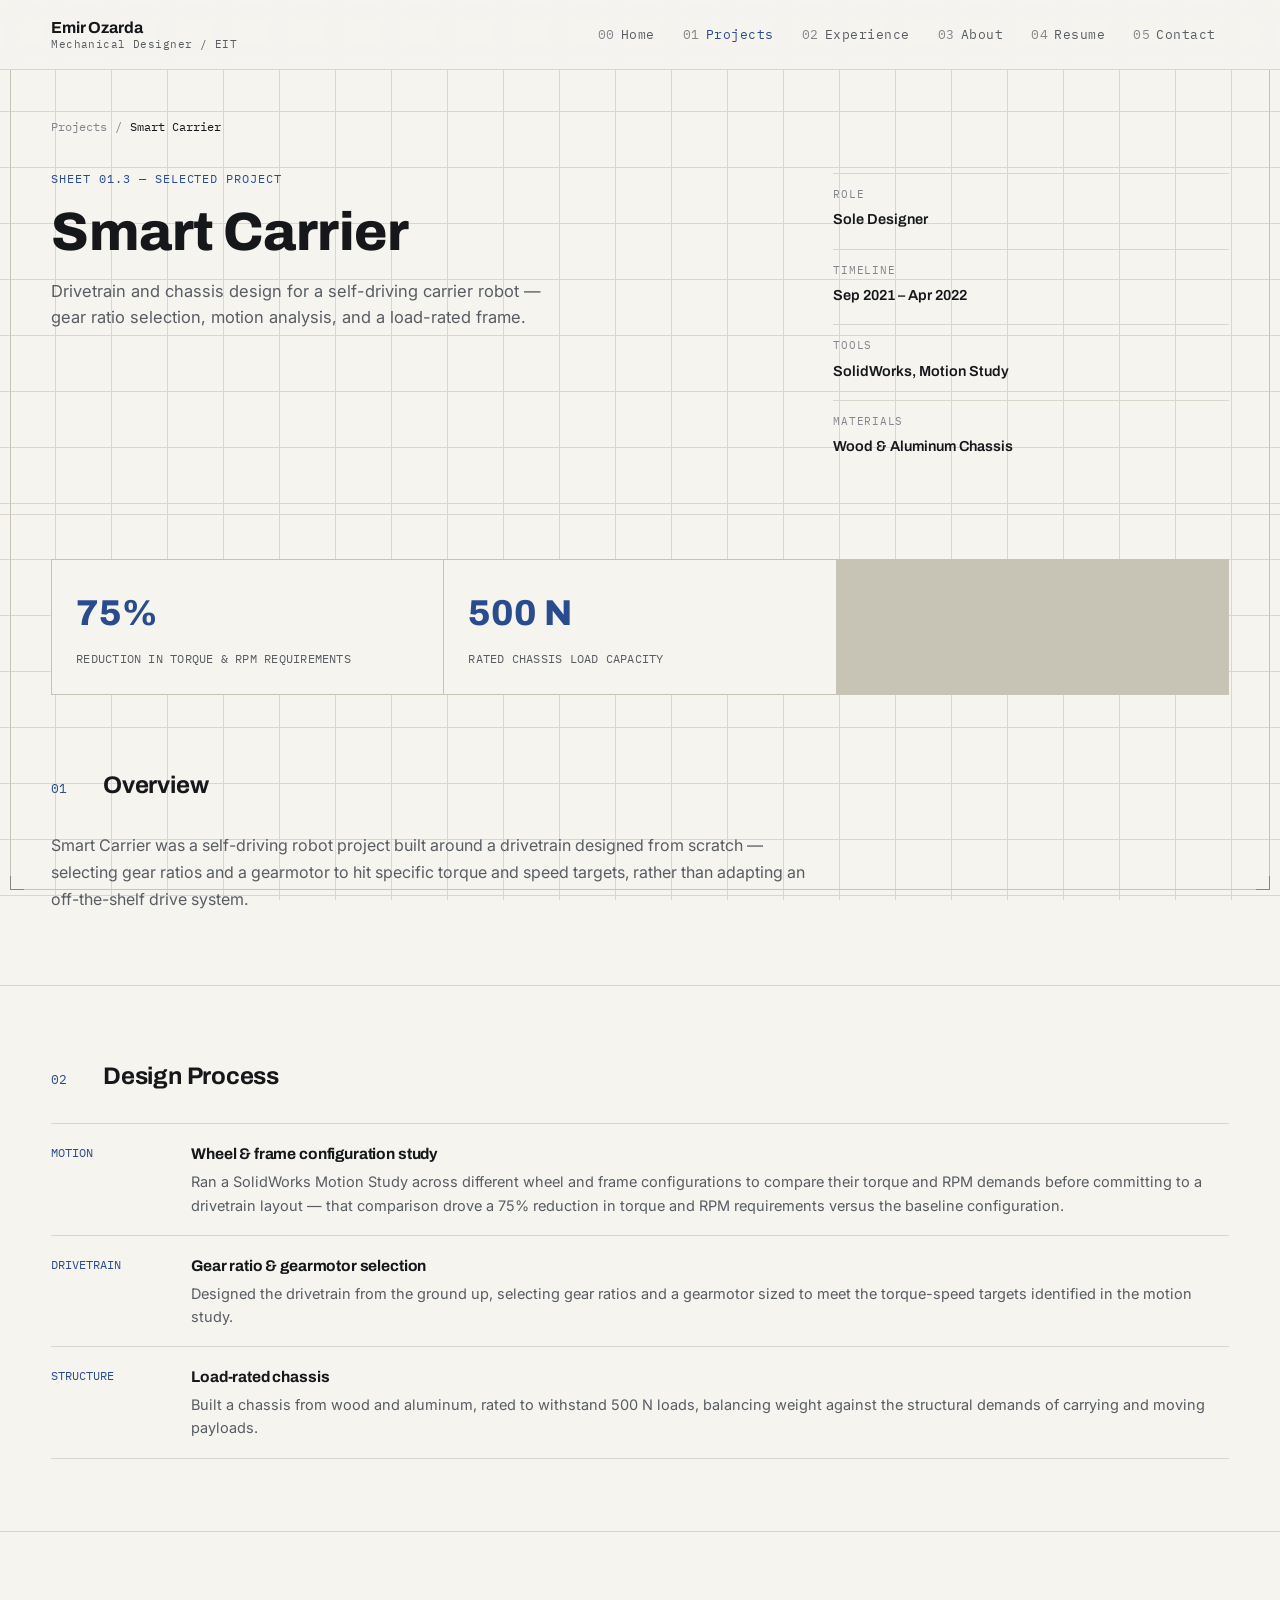
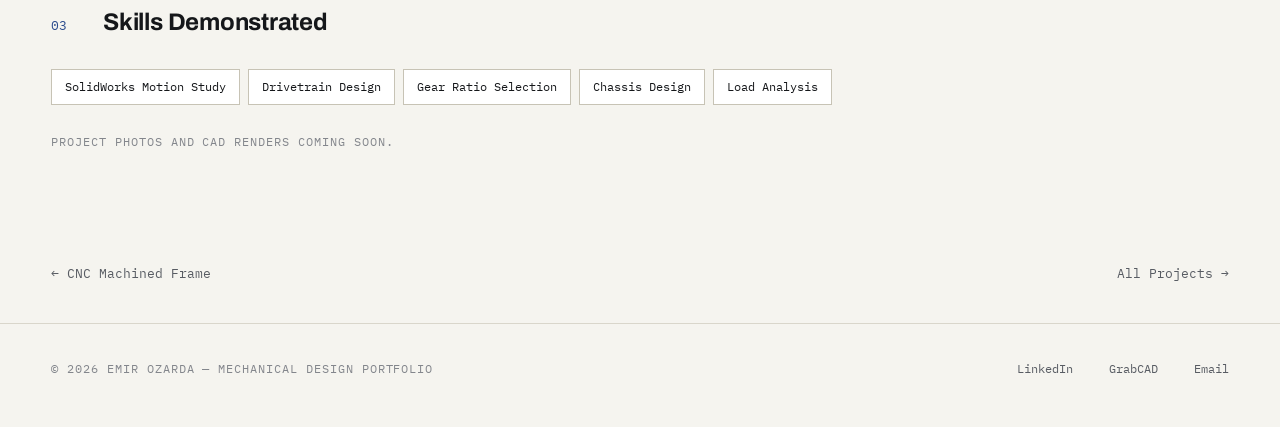
<file: projects/smart-carrier.html>
<!doctype html>
<html lang="en">
<head>
<meta charset="UTF-8">
<meta name="viewport" content="width=device-width, initial-scale=1.0">
<title>Smart Carrier — Emir Ozarda | Mechanical Design Portfolio</title>
<meta name="description" content="Case study: drivetrain and chassis design for a self-driving carrier robot, including gear ratio selection, SolidWorks Motion Study analysis, and a 500N-rated frame.">
<link rel="canonical" href="https://emirozarda.com/projects/smart-carrier.html">
<link rel="icon" href="data:,">
<link rel="stylesheet" href="/css/style.css">
</head>
<body>
<div class="sheet-frame"><i></i></div>

<header class="site-header">
  <div class="header-row">
    <a href="/" class="brand">
      <span class="name">Emir Ozarda</span>
      <span class="role">Mechanical Designer / EIT</span>
    </a>
    <button class="nav-toggle" aria-label="Toggle navigation" aria-expanded="false">
      <svg viewBox="0 0 24 24" fill="none" stroke="currentColor" stroke-width="1.8"><line x1="3" y1="6" x2="21" y2="6"/><line x1="3" y1="12" x2="21" y2="12"/><line x1="3" y1="18" x2="21" y2="18"/></svg>
    </button>
    <nav class="main-nav">
      <a href="/"><span class="idx">00</span>Home</a>
      <a href="/projects/" class="current"><span class="idx">01</span>Projects</a>
      <a href="/experience.html"><span class="idx">02</span>Experience</a>
      <a href="/about.html"><span class="idx">03</span>About</a>
      <a href="/resume.html"><span class="idx">04</span>Resume</a>
      <a href="/contact.html"><span class="idx">05</span>Contact</a>
    </nav>
  </div>
</header>

<main>
  <div class="case-hero">
    <div class="case-hero-top">
      <div class="breadcrumb">
        <a href="/projects/">Projects</a><span>/</span><span style="color:var(--ink);">Smart Carrier</span>
      </div>
      <div class="case-meta-grid" style="padding-bottom:56px;">
        <div>
          <span class="label accent">Sheet 01.3 — Selected Project</span>
          <h1 style="margin-top:14px;">Smart Carrier</h1>
          <p class="desc">Drivetrain and chassis design for a self-driving carrier robot — gear ratio selection, motion analysis, and a load-rated frame.</p>
        </div>
        <div class="case-side">
          <div class="row"><div class="k">Role</div><div class="v">Sole Designer</div></div>
          <div class="row"><div class="k">Timeline</div><div class="v">Sep 2021 – Apr 2022</div></div>
          <div class="row"><div class="k">Tools</div><div class="v">SolidWorks, Motion Study</div></div>
          <div class="row"><div class="k">Materials</div><div class="v">Wood &amp; Aluminum Chassis</div></div>
        </div>
      </div>
    </div>
  </div>

  <div class="wrap reveal" style="margin-top:44px;">
    <div class="dim-row">
      <div class="dim-stat"><div class="num">75%</div><div class="lbl">REDUCTION IN TORQUE &amp; RPM REQUIREMENTS</div></div>
      <div class="dim-stat"><div class="num">500 N</div><div class="lbl">RATED CHASSIS LOAD CAPACITY</div></div>
    </div>
  </div>

  <section class="case-block reveal">
    <div class="case-block-inner">
      <div class="case-block-head"><span class="n">01</span><h2>Overview</h2></div>
      <div class="prose" style="max-width:78ch;">
        <p>Smart Carrier was a self-driving robot project built around a drivetrain designed from scratch — selecting gear ratios and a gearmotor to hit specific torque and speed targets, rather than adapting an off-the-shelf drive system.</p>
      </div>
    </div>
  </section>

  <section class="case-block reveal">
    <div class="case-block-inner">
      <div class="case-block-head"><span class="n">02</span><h2>Design Process</h2></div>
      <ul class="feature-list">
        <li>
          <span class="ft">MOTION</span>
          <div>
            <h4>Wheel &amp; frame configuration study</h4>
            <p>Ran a SolidWorks Motion Study across different wheel and frame configurations to compare their torque and RPM demands before committing to a drivetrain layout — that comparison drove a 75% reduction in torque and RPM requirements versus the baseline configuration.</p>
          </div>
        </li>
        <li>
          <span class="ft">DRIVETRAIN</span>
          <div>
            <h4>Gear ratio &amp; gearmotor selection</h4>
            <p>Designed the drivetrain from the ground up, selecting gear ratios and a gearmotor sized to meet the torque-speed targets identified in the motion study.</p>
          </div>
        </li>
        <li>
          <span class="ft">STRUCTURE</span>
          <div>
            <h4>Load-rated chassis</h4>
            <p>Built a chassis from wood and aluminum, rated to withstand 500&nbsp;N loads, balancing weight against the structural demands of carrying and moving payloads.</p>
          </div>
        </li>
      </ul>
    </div>
  </section>

  <section class="case-block reveal" style="border-bottom:none;">
    <div class="case-block-inner">
      <div class="case-block-head"><span class="n">03</span><h2>Skills Demonstrated</h2></div>
      <div class="skills-tags">
        <span>SolidWorks Motion Study</span><span>Drivetrain Design</span><span>Gear Ratio Selection</span>
        <span>Chassis Design</span><span>Load Analysis</span>
      </div>
      <p class="label" style="margin-top:28px; color:var(--graphite-2);">Project photos and CAD renders coming soon.</p>
    </div>
  </section>

  <div class="case-nav">
    <a href="/projects/cnc-frame.html">← CNC Machined Frame</a>
    <a href="/projects/">All Projects →</a>
  </div>
</main>

<footer>
  <div class="footer-row">
    <span class="label">© <span id="year"></span> Emir Ozarda — Mechanical Design Portfolio</span>
    <div class="footer-links">
      <a href="https://www.linkedin.com/in/emir-ozarda-8288ab197/" target="_blank" rel="noopener">LinkedIn</a>
      <a href="https://grabcad.com/emir.ozarda-2" target="_blank" rel="noopener">GrabCAD</a>
      <a href="mailto:emirozarda@hotmail.com">Email</a>
    </div>
  </div>
</footer>

<script src="/js/main.js"></script>
<script>document.getElementById('year').textContent = new Date().getFullYear();</script>
</body>
</html>
</file>
<file: css/style.css>
/* =========================================================
   Emir Ozarda — Mechanical Design Portfolio
   Design system: "drawing sheet" — engineering drawing
   conventions (title blocks, dimension lines, sheet index)
   rendered as a quiet, modern, technical UI.
   ========================================================= */

@import url('https://fonts.googleapis.com/css2?family=Archivo:wght@500;600;700;800&family=Archivo+Expanded:wght@700;800&family=Inter:wght@400;500;600&family=IBM+Plex+Mono:wght@400;500;600&display=swap');

:root{
  --paper:        #F5F4EF;
  --paper-alt:    #ECEAE1;
  --ink:          #15171A;
  --graphite:     #585C63;
  --graphite-2:   #83868C;
  --hairline:     #D9D6CB;
  --hairline-2:   #C7C3B5;
  --blueprint:    #2A4B8D;
  --blueprint-ink:#1E3766;
  --machine-green:#3C6E4F;
  --white:        #FFFFFF;

  --display: 'Archivo Expanded', 'Archivo', sans-serif;
  --head:    'Archivo', sans-serif;
  --body:    'Inter', sans-serif;
  --mono:    'IBM Plex Mono', monospace;

  --max: 1280px;
  --edge: clamp(20px, 4vw, 56px);
  --radius: 3px;
}

*,*::before,*::after{ box-sizing:border-box; }
html{ scroll-behavior:smooth; }
@media (prefers-reduced-motion: reduce){
  html{ scroll-behavior:auto; }
  *,*::before,*::after{ animation-duration:0.001ms !important; animation-iteration-count:1 !important; transition-duration:0.001ms !important; }
}

body{
  margin:0;
  background:var(--paper);
  color:var(--ink);
  font-family:var(--body);
  font-size:16px;
  line-height:1.55;
  -webkit-font-smoothing:antialiased;
  background-image:
    linear-gradient(var(--hairline) 1px, transparent 1px),
    linear-gradient(90deg, var(--hairline) 1px, transparent 1px);
  background-size:56px 56px;
  background-position:-1px -1px;
  background-attachment:fixed;
}

img{ max-width:100%; display:block; }
a{ color:inherit; text-decoration:none; }
ul{ margin:0; padding:0; list-style:none; }
h1,h2,h3,h4{ margin:0; font-family:var(--head); font-weight:700; letter-spacing:-0.01em; }
p{ margin:0; }
button{ font-family:inherit; }

:focus-visible{
  outline:2px solid var(--blueprint);
  outline-offset:3px;
}

/* ---------- Sheet frame (signature element) ---------- */
.sheet-frame{
  position:fixed;
  inset:10px;
  border:1px solid var(--hairline-2);
  pointer-events:none;
  z-index:5;
}
.sheet-frame::before,
.sheet-frame::after,
.sheet-frame i::before,
.sheet-frame i::after{
  content:"";
  position:absolute;
  width:14px; height:14px;
  border-color:var(--graphite-2);
  border-style:solid;
}
.sheet-frame::before{ top:-1px; left:-1px; border-width:1px 0 0 1px; }
.sheet-frame::after{ top:-1px; right:-1px; border-width:1px 1px 0 0; }
.sheet-frame i::before{ bottom:-1px; left:-1px; border-width:0 0 1px 1px; }
.sheet-frame i::after{ bottom:-1px; right:-1px; border-width:0 1px 1px 0; }
@media (max-width:640px){ .sheet-frame{ display:none; } }

/* ---------- Utility label / eyebrow ---------- */
.label{
  font-family:var(--mono);
  font-size:12px;
  letter-spacing:0.08em;
  text-transform:uppercase;
  color:var(--graphite);
}
.label.accent{ color:var(--blueprint); }
.label .dim{ color:var(--graphite-2); }

.wrap{
  max-width:var(--max);
  margin:0 auto;
  padding-left:var(--edge);
  padding-right:var(--edge);
}

/* ---------- Header ---------- */
.site-header{
  position:sticky; top:0; z-index:40;
  background:rgba(245,244,239,0.92);
  backdrop-filter:blur(6px);
  border-bottom:1px solid var(--hairline);
}
.header-row{
  display:flex;
  align-items:center;
  justify-content:space-between;
  padding:16px var(--edge);
  gap:24px;
}
.brand{
  display:flex;
  flex-direction:column;
  line-height:1.1;
}
.brand .name{ font-family:var(--head); font-weight:700; font-size:16px; letter-spacing:-0.01em; }
.brand .role{ font-family:var(--mono); font-size:11px; color:var(--graphite); letter-spacing:0.04em; margin-top:2px; }

.main-nav{ display:flex; align-items:center; gap:2px; }
.main-nav a{
  font-family:var(--mono);
  font-size:12.5px;
  letter-spacing:0.04em;
  color:var(--graphite);
  padding:9px 13px;
  border-radius:2px;
  transition:color .15s ease, background .15s ease;
  white-space:nowrap;
}
.main-nav a:hover{ color:var(--ink); background:var(--paper-alt); }
.main-nav a.current{ color:var(--blueprint); }
.main-nav a .idx{ color:var(--graphite-2); margin-right:6px; }

.nav-toggle{
  display:none;
  background:none; border:1px solid var(--hairline-2);
  width:38px; height:38px; border-radius:2px;
  cursor:pointer;
  align-items:center; justify-content:center;
}
.nav-toggle svg{ width:18px; height:18px; }

@media (max-width:920px){
  .main-nav{
    position:fixed; inset:64px 0 0 0;
    background:var(--paper);
    flex-direction:column;
    align-items:stretch;
    padding:12px var(--edge) 32px;
    gap:0;
    transform:translateY(-8px);
    opacity:0;
    pointer-events:none;
    transition:opacity .18s ease, transform .18s ease;
    border-top:1px solid var(--hairline);
    overflow-y:auto;
  }
  .main-nav.open{ opacity:1; transform:translateY(0); pointer-events:auto; }
  .main-nav a{ padding:16px 4px; border-bottom:1px solid var(--hairline); font-size:14px; }
  .nav-toggle{ display:flex; }
}

/* ---------- Buttons ---------- */
.btn{
  display:inline-flex;
  align-items:center;
  gap:8px;
  font-family:var(--mono);
  font-size:13px;
  letter-spacing:0.03em;
  padding:13px 22px;
  border-radius:2px;
  border:1px solid var(--ink);
  transition:background .15s ease, color .15s ease, transform .1s ease;
}
.btn-primary{ background:var(--ink); color:var(--paper); }
.btn-primary:hover{ background:var(--blueprint); border-color:var(--blueprint); }
.btn-ghost{ background:transparent; color:var(--ink); border-color:var(--hairline-2); }
.btn-ghost:hover{ border-color:var(--ink); background:var(--paper-alt); }
.btn:active{ transform:translateY(1px); }
.btn svg{ width:14px; height:14px; }

/* ---------- Hero ---------- */
.hero{
  padding:64px var(--edge) 0;
  max-width:var(--max);
  margin:0 auto;
}
.hero-grid{
  display:grid;
  grid-template-columns:1.05fr 0.95fr;
  gap:48px;
  align-items:center;
  padding-bottom:56px;
}
.hero-eyebrow{ display:flex; align-items:center; gap:10px; margin-bottom:22px; }
.hero-eyebrow .dot{ width:7px; height:7px; border-radius:50%; background:var(--machine-green); }
.hero h1{
  font-family:var(--display);
  font-size:clamp(40px, 5.4vw, 68px);
  line-height:1.02;
  font-weight:800;
}
.hero h1 span{ color:var(--blueprint); }
.hero .sub{
  margin-top:22px;
  font-size:18px;
  color:var(--graphite);
  max-width:46ch;
  line-height:1.6;
}
.hero-ctas{ display:flex; gap:12px; margin-top:34px; flex-wrap:wrap; }

.hero-visual{ position:relative; }
.hero-visual .frame-box{
  position:relative;
  border:1px solid var(--hairline-2);
  background:var(--white);
  padding:10px;
}
.hero-visual img{ width:100%; height:auto; display:block; }
.hero-visual .tag{
  position:absolute;
  bottom:18px; left:18px;
  background:var(--ink);
  color:var(--paper);
  font-family:var(--mono);
  font-size:11px;
  letter-spacing:0.05em;
  padding:6px 10px;
}
.corner-ticks{ position:absolute; inset:0; pointer-events:none; }
.corner-ticks span{ position:absolute; width:10px; height:10px; }
.corner-ticks span:nth-child(1){ top:-5px; left:-5px; border-top:1px solid var(--graphite-2); border-left:1px solid var(--graphite-2); }
.corner-ticks span:nth-child(2){ top:-5px; right:-5px; border-top:1px solid var(--graphite-2); border-right:1px solid var(--graphite-2); }
.corner-ticks span:nth-child(3){ bottom:-5px; left:-5px; border-bottom:1px solid var(--graphite-2); border-left:1px solid var(--graphite-2); }
.corner-ticks span:nth-child(4){ bottom:-5px; right:-5px; border-bottom:1px solid var(--graphite-2); border-right:1px solid var(--graphite-2); }

@media (max-width:920px){
  .hero-grid{ grid-template-columns:1fr; gap:36px; }
}

/* ---------- Title block (signature) ---------- */
.title-block{
  border-top:1px solid var(--hairline-2);
  margin-top:40px;
}
.title-block-grid{
  display:grid;
  grid-template-columns:repeat(4,1fr);
}
.title-block-grid > div{
  padding:14px var(--edge);
  border-right:1px solid var(--hairline);
  border-bottom:1px solid var(--hairline);
}
.title-block-grid > div:last-child{ border-right:none; }
.title-block-grid .k{ font-family:var(--mono); font-size:10.5px; color:var(--graphite-2); letter-spacing:0.07em; text-transform:uppercase; }
.title-block-grid .v{ font-family:var(--mono); font-size:13px; color:var(--ink); margin-top:5px; }
@media (max-width:760px){
  .title-block-grid{ grid-template-columns:repeat(2,1fr); }
}

/* ---------- Section scaffolding ---------- */
section{ padding:88px var(--edge); }
.section-inner{ max-width:var(--max); margin:0 auto; }
.section-head{
  display:flex;
  justify-content:space-between;
  align-items:flex-end;
  gap:24px;
  margin-bottom:44px;
  padding-bottom:22px;
  border-bottom:1px solid var(--hairline);
}
.section-head h2{
  font-family:var(--display);
  font-size:clamp(28px,3.4vw,40px);
  font-weight:800;
}
.section-head .desc{ color:var(--graphite); max-width:44ch; font-size:15px; }
.section-num{ font-family:var(--mono); font-size:12px; color:var(--graphite-2); }

.alt-bg{ background:var(--paper-alt); }

@media (max-width:640px){
  .section-head{ flex-wrap:wrap; align-items:flex-start; }
  .section-head > a.btn{ order:3; }
}

/* ---------- Project grid ---------- */
.project-grid{
  display:grid;
  grid-template-columns:repeat(3,1fr);
  gap:1px;
  background:var(--hairline-2);
  border:1px solid var(--hairline-2);
}
.project-card{
  background:var(--paper);
  display:flex; flex-direction:column;
  transition:background .15s ease;
}
.project-card:hover{ background:var(--white); }
.project-card .thumb{
  aspect-ratio:4/3;
  overflow:hidden;
  background:var(--white);
  border-bottom:1px solid var(--hairline);
  position:relative;
}
.project-card .thumb img{
  width:100%; height:100%; object-fit:cover;
  transition:transform .5s cubic-bezier(.2,.7,.3,1);
}
.project-card:hover .thumb img{ transform:scale(1.045); }
.project-card .flag{
  position:absolute; top:12px; left:12px;
  background:var(--blueprint); color:var(--white);
  font-family:var(--mono); font-size:10.5px; letter-spacing:0.06em;
  padding:5px 9px;
}
.project-card .body{ padding:22px; display:flex; flex-direction:column; gap:12px; flex:1; }
.project-card h3{ font-family:var(--head); font-size:19px; font-weight:700; }
.project-card p{ color:var(--graphite); font-size:14px; line-height:1.55; flex:1; }
.project-card .tags{ display:flex; flex-wrap:wrap; gap:6px; }
.project-card .tags span{
  font-family:var(--mono); font-size:10.5px; color:var(--graphite);
  border:1px solid var(--hairline-2); padding:3px 8px; letter-spacing:0.03em;
}
.project-card .view{
  display:flex; align-items:center; gap:6px;
  font-family:var(--mono); font-size:12px; color:var(--blueprint);
  margin-top:2px;
}
.project-card .view svg{ width:12px; height:12px; transition:transform .15s ease; }
.project-card:hover .view svg{ transform:translateX(3px); }

@media (max-width:920px){ .project-grid{ grid-template-columns:1fr 1fr; } }
@media (max-width:640px){ .project-grid{ grid-template-columns:1fr; } }

/* ---------- Dimension callouts ---------- */
.dim-row{
  display:grid;
  grid-template-columns:repeat(3,1fr);
  gap:1px;
  background:var(--hairline-2);
  border:1px solid var(--hairline-2);
  margin-top:40px;
}
.dim-stat{ background:var(--paper); padding:26px 24px; }
.dim-stat .num{ font-family:var(--display); font-size:clamp(26px,3vw,36px); font-weight:800; color:var(--blueprint); }
.dim-stat .lbl{ font-family:var(--mono); font-size:11.5px; color:var(--graphite); margin-top:8px; letter-spacing:0.02em; }
@media (max-width:760px){ .dim-row{ grid-template-columns:1fr; } }

/* ---------- Project case study ---------- */
.case-hero{
  border-bottom:1px solid var(--hairline);
}
.case-hero-top{
  padding:48px var(--edge) 0;
  max-width:var(--max); margin:0 auto;
}
.breadcrumb{
  display:flex; align-items:center; gap:8px;
  font-family:var(--mono); font-size:12px; color:var(--graphite-2);
  margin-bottom:28px;
}
.breadcrumb a:hover{ color:var(--blueprint); }
.case-meta-grid{
  display:grid; grid-template-columns:1.3fr 0.7fr; gap:48px;
  padding-bottom:36px;
}
.case-meta-grid h1{
  font-family:var(--display); font-weight:800;
  font-size:clamp(32px,4.4vw,54px); line-height:1.04;
}
.case-meta-grid .desc{ margin-top:18px; color:var(--graphite); font-size:16.5px; max-width:52ch; line-height:1.6; }
.case-side{ display:flex; flex-direction:column; gap:18px; padding-top:8px; }
.case-side .row{ border-top:1px solid var(--hairline); padding-top:12px; }
.case-side .k{ font-family:var(--mono); font-size:10.5px; color:var(--graphite-2); letter-spacing:0.07em; text-transform:uppercase; }
.case-side .v{ font-family:var(--head); font-size:14.5px; margin-top:6px; font-weight:600; }

.case-hero-image{ width:100%; background:var(--white); border-top:1px solid var(--hairline); }
.case-hero-image img{ width:100%; max-height:640px; object-fit:cover; }

.prose{ max-width:70ch; }
.prose p + p{ margin-top:16px; }
.prose p{ color:var(--graphite); font-size:16px; line-height:1.7; }
.prose h3{ font-family:var(--head); font-size:14px; }

.case-block{ padding:72px var(--edge); border-bottom:1px solid var(--hairline); }
.case-block-inner{ max-width:var(--max); margin:0 auto; }
.case-block-head{ display:flex; gap:18px; align-items:baseline; margin-bottom:28px; }
.case-block-head .n{ font-family:var(--mono); font-size:13px; color:var(--blueprint); margin-right:18px; }
.case-block-head h2{ font-family:var(--head); font-size:24px; font-weight:700; }

.two-col{ display:grid; grid-template-columns:0.9fr 1.1fr; gap:56px; align-items:start; }
.two-col.rev{ grid-template-columns:1.1fr 0.9fr; }
.two-col.rev .prose{ order:2; }
@media (max-width:860px){
  .two-col, .two-col.rev{ grid-template-columns:1fr; }
  .two-col.rev .prose{ order:0; }
}

.figure{ border:1px solid var(--hairline-2); background:var(--white); }
.figure img,.figure video{ width:100%; display:block; }
.figure figcaption{
  font-family:var(--mono); font-size:11.5px; color:var(--graphite);
  padding:10px 14px; border-top:1px solid var(--hairline);
  display:flex; justify-content:space-between; gap:12px;
}

.feature-list{ display:flex; flex-direction:column; gap:0; margin-top:8px; }
.feature-list li{
  display:grid; grid-template-columns:120px 1fr; gap:20px;
  padding:18px 0; border-top:1px solid var(--hairline);
}
.feature-list li:last-child{ border-bottom:1px solid var(--hairline); }
.feature-list .ft{ font-family:var(--mono); font-size:12px; color:var(--blueprint); padding-top:2px; }
.feature-list h4{ font-family:var(--head); font-size:15.5px; font-weight:700; margin-bottom:4px; }
.feature-list p{ color:var(--graphite); font-size:14.5px; line-height:1.6; }

.figure-grid{
  display:grid; grid-template-columns:1fr 1fr; gap:16px; margin-top:8px;
}
@media (max-width:640px){ .figure-grid{ grid-template-columns:1fr; } }

.skills-tags{ display:flex; flex-wrap:wrap; gap:8px; margin-top:8px; }
.skills-tags span{
  font-family:var(--mono); font-size:12px; color:var(--ink);
  border:1px solid var(--hairline-2); padding:8px 13px; background:var(--white);
}

.case-nav{
  display:flex; justify-content:space-between; padding:40px var(--edge);
  max-width:var(--max); margin:0 auto; gap:20px; flex-wrap:wrap;
}
.case-nav a{
  font-family:var(--mono); font-size:12.5px; color:var(--graphite);
  display:flex; align-items:center; gap:8px;
}
.case-nav a:hover{ color:var(--blueprint); }

/* ---------- Timeline (experience) ---------- */
.timeline{ display:flex; flex-direction:column; }
.tl-item{
  display:grid; grid-template-columns:200px 1fr; gap:32px;
  padding:32px 0; border-top:1px solid var(--hairline);
}
.tl-item:last-child{ border-bottom:1px solid var(--hairline); }
.tl-date{ font-family:var(--mono); font-size:12.5px; color:var(--graphite-2); padding-top:3px; }
.tl-role{ font-family:var(--head); font-size:19px; font-weight:700; }
.tl-org{ font-family:var(--mono); font-size:13px; color:var(--blueprint); margin-top:4px; }
.tl-loc{ font-family:var(--mono); font-size:12px; color:var(--graphite-2); margin-top:2px; }
.tl-bullets{ margin-top:14px; display:flex; flex-direction:column; gap:8px; }
.tl-bullets li{ position:relative; padding-left:18px; color:var(--graphite); font-size:14.5px; line-height:1.6; }
.tl-bullets li::before{ content:"—"; position:absolute; left:0; color:var(--graphite-2); }
.tl-tools{ margin-top:16px; display:flex; flex-wrap:wrap; gap:6px; }
.tl-tools span{ font-family:var(--mono); font-size:10.5px; color:var(--graphite); border:1px solid var(--hairline-2); padding:3px 8px; }
@media (max-width:760px){ .tl-item{ grid-template-columns:1fr; gap:10px; } }

/* ---------- About ---------- */
.about-grid{ display:grid; grid-template-columns:0.85fr 1.15fr; gap:56px; }
@media (max-width:860px){ .about-grid{ grid-template-columns:1fr; } }
.skill-cat{ margin-bottom:30px; }
.skill-cat h4{ font-family:var(--mono); font-size:11.5px; letter-spacing:0.06em; text-transform:uppercase; color:var(--blueprint); margin-bottom:12px; }
.skill-cat .items{ display:flex; flex-wrap:wrap; gap:8px; }
.skill-cat .items span{ font-family:var(--mono); font-size:12.5px; border:1px solid var(--hairline-2); padding:7px 11px; background:var(--white); }
.edu-card{ border:1px solid var(--hairline-2); background:var(--white); padding:24px; margin-top:8px; }
.edu-card .school{ font-family:var(--head); font-weight:700; font-size:17px; }
.edu-card .deg{ color:var(--graphite); font-size:14px; margin-top:6px; }
.edu-card .meta{ font-family:var(--mono); font-size:12px; color:var(--graphite-2); margin-top:10px; }

/* ---------- Resume page ---------- */
.resume-panel{
  border:1px solid var(--hairline-2); background:var(--white);
  padding:40px; display:flex; flex-direction:column; align-items:flex-start; gap:18px;
}
.resume-embed{
  width:100%; aspect-ratio:8.5/8; border:1px solid var(--hairline-2); background:var(--white); margin-top:8px;
}
@media (max-width:700px){ .resume-embed{ display:none; } }

/* ---------- Contact ---------- */
.contact-grid{ display:grid; grid-template-columns:repeat(3,1fr); gap:1px; background:var(--hairline-2); border:1px solid var(--hairline-2); }
.contact-card{ background:var(--paper); padding:32px 26px; display:flex; flex-direction:column; gap:10px; }
.contact-card .ic{ width:20px; height:20px; color:var(--blueprint); margin-bottom:6px; }
.contact-card .k{ font-family:var(--mono); font-size:11px; color:var(--graphite-2); text-transform:uppercase; letter-spacing:0.06em; }
.contact-card .v{ font-family:var(--head); font-size:15.5px; font-weight:600; word-break:break-word; }
.contact-card a.v:hover{ color:var(--blueprint); }
@media (max-width:760px){ .contact-grid{ grid-template-columns:1fr; } }

/* ---------- Footer ---------- */
footer{
  border-top:1px solid var(--hairline);
  padding:36px var(--edge) 48px;
}
.footer-row{
  max-width:var(--max); margin:0 auto;
  display:flex; justify-content:space-between; align-items:center; gap:16px; flex-wrap:wrap;
}
.footer-row .label{ color:var(--graphite-2); }
.footer-links{ display:flex; gap:18px; }
.footer-links a{ font-family:var(--mono); font-size:12px; color:var(--graphite); margin-left:18px; }
.footer-links a:first-child{ margin-left:0; }
.footer-links a:hover{ color:var(--blueprint); }

/* ---------- Reveal on scroll ----------
   Content is visible by default (no-JS / slow-JS safe).
   Only once JS confirms it can animate (adds .js-reveal to <html>)
   do .reveal elements start hidden, to be revealed via IntersectionObserver. */
.reveal{ transition:opacity .5s ease, transform .5s ease; }
html.js-reveal .reveal{ opacity:0; transform:translateY(14px); }
html.js-reveal .reveal.in{ opacity:1; transform:translateY(0); }

/* ---------- Misc page hero (non-home) ---------- */
.page-hero{ padding:56px var(--edge) 40px; max-width:var(--max); margin:0 auto; border-bottom:1px solid var(--hairline); }
.page-hero h1{ font-family:var(--display); font-weight:800; font-size:clamp(32px,4.6vw,52px); margin-top:16px; }
.page-hero .desc{ margin-top:16px; color:var(--graphite); font-size:16.5px; max-width:56ch; }
</file>
